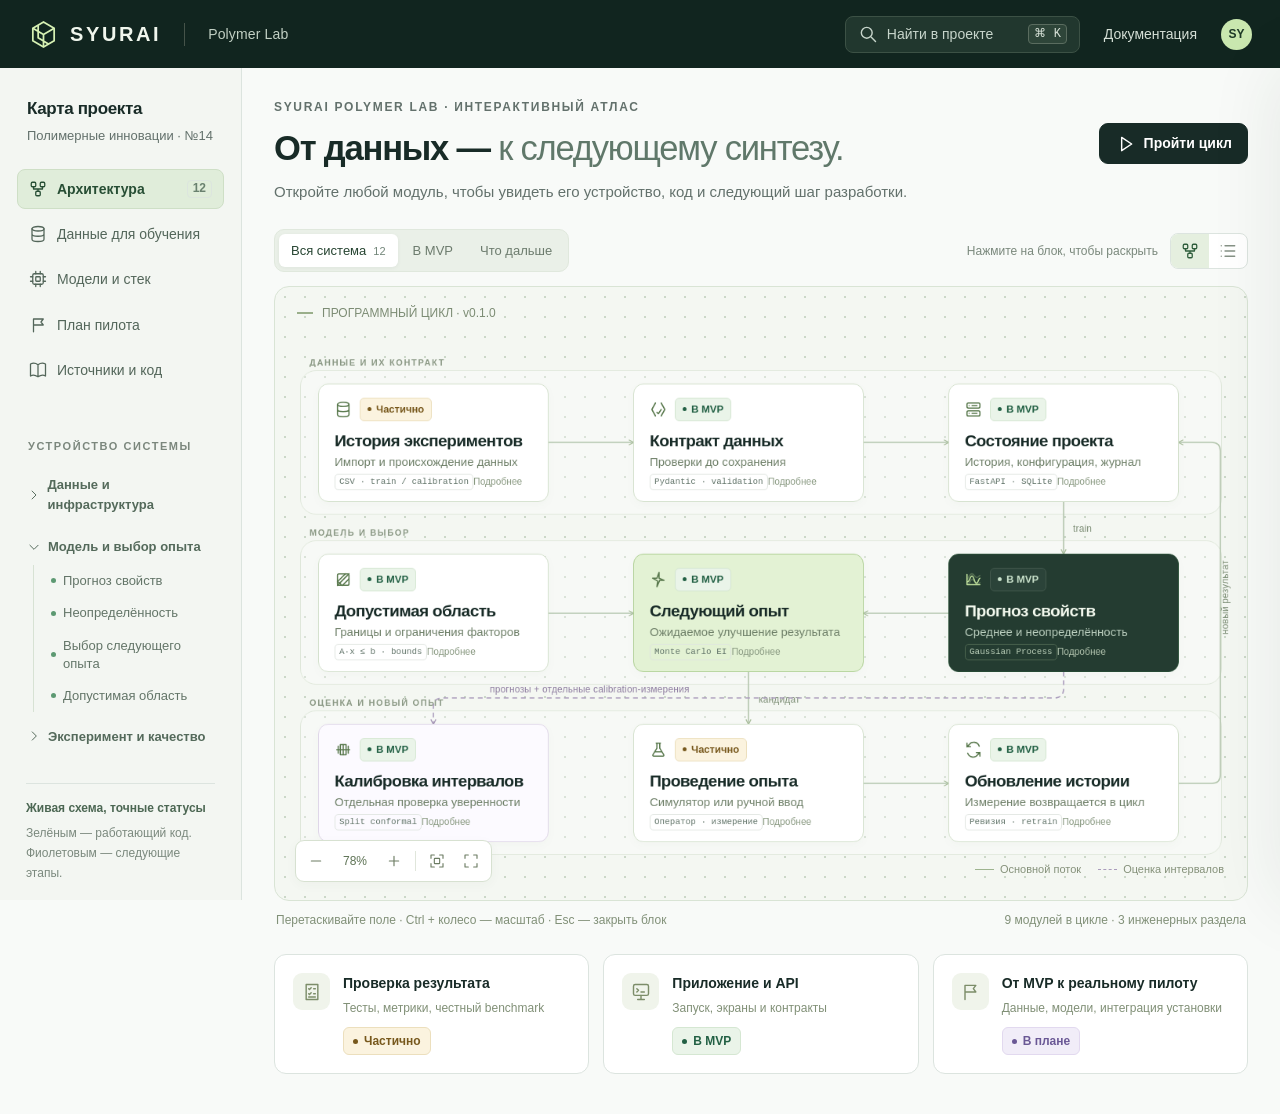
<file: docs/PROJECT_MAP.html>
<!doctype html>
<html lang="ru">
<head>
<meta charset="utf-8">
<meta name="viewport" content="width=device-width,initial-scale=1">
<meta name="theme-color" content="#11251f">
<meta name="description" content="Интерактивная карта PolySearch: архитектура, модели, данные и реализация планирования полимерных экспериментов.">
<title>PolySearch — Карта проекта</title>
<style>
:root{--ink:#182b27;--muted:#63716c;--line:#dce4df;--soft:#f3f6f3;--paper:#fff;--green:#197457;--lime:#ceeeaa;--mint:#e7f2e8;--violet:#6960ae;--amber:#92611c;--nav:242px;--radius:16px;--shadow:0 20px 64px #1e38271c}
*{box-sizing:border-box}html{scroll-behavior:smooth}body{margin:0;background:#f8faf8;color:var(--ink);font-family:Inter,-apple-system,BlinkMacSystemFont,"Segoe UI",Arial,sans-serif;font-size:16px;line-height:1.5}button,input{font:inherit}button,a,input{-webkit-tap-highlight-color:transparent}button{color:inherit}button{cursor:pointer}button:disabled{cursor:default;opacity:.45}a{color:var(--green);text-decoration:none}a:hover{text-decoration:underline}button:focus-visible,a:focus-visible,summary:focus-visible,input:focus-visible{outline:3px solid #8b74d5;outline-offset:4px}button:focus:not(:focus-visible){outline:none}button{touch-action:manipulation}svg{display:block}button svg,a svg{flex-shrink:0}::selection{background:#cdebb3}h1,h2,h3,h4,p{margin:0}h1,h2,h3{font-weight:600;letter-spacing:-.035em}h1{font-size:clamp(30px,3vw,44px);line-height:1.12}h2{font-size:27px;line-height:1.25}h3{font-size:20px;line-height:1.3}p+p{margin-top:12px}small{font-size:13px}.icon{width:20px;height:20px;fill:none;stroke:currentColor;stroke-width:1.7;stroke-linecap:round;stroke-linejoin:round} .btn{display:inline-flex;align-items:center;justify-content:center;gap:9px;min-height:40px;border:1px solid var(--line);border-radius:9px;padding:9px 15px;background:#fff;font-size:14px;font-weight:550;white-space:nowrap;text-decoration:none;transition:background .15s,border .15s,transform .15s}.btn:hover{background:var(--soft);border-color:#b7c8bb;text-decoration:none}.btn.primary{background:var(--ink);color:#fff;border-color:var(--ink)}.btn.primary:hover{background:#2c4a3d}.btn.green{background:var(--lime);border-color:#b8d89a}.btn.ghost{background:transparent}.btn.icon-only{padding:9px;width:40px}.kicker{font-size:12px;letter-spacing:.14em;font-weight:650;text-transform:uppercase;color:var(--muted)}.muted{color:var(--muted)}.pill{display:inline-flex;align-items:center;gap:6px;padding:4px 9px;border-radius:6px;font-size:12px;font-weight:550;border:1px solid #dce7df;background:#f5f8f4;white-space:nowrap}.pill.done{color:#226044;background:#eaf4e9;border-color:#d5e7d2}.pill.mixed{color:#77581c;background:#fbf3df;border-color:#ecdfbd}.pill.plan{color:#6a5895;background:#f1edf8;border-color:#e2d9ef}.pill.dark{color:#c9e1cb;background:#2b4339;border-color:#43594d}.pill .dot{width:5px;height:5px;border-radius:50%;background:currentColor}.tag{display:inline-flex;padding:3px 7px;border:1px solid #dfe5e0;border-radius:5px;color:#617469;font-size:12px;font-family:ui-monospace,SFMono-Regular,Consolas,monospace;line-height:1.4}.badge-count{margin-left:auto;font-size:12px;border:1px solid #dce5de;padding:0 5px;border-radius:4px;color:#69816f}.topbar{height:68px;position:fixed;inset:0 0 auto;z-index:40;background:#11251f;color:#f0f6ed;display:flex;align-items:center;justify-content:space-between;padding:0 28px;gap:20px}.brand{display:flex;align-items:center;gap:11px;color:inherit;text-decoration:none}.brand:hover{text-decoration:none}.brand-symbol{width:31px;height:31px;color:#d6f0b3}.brand-word{font-size:20px;letter-spacing:.13em;font-weight:650}.brand-divider{height:23px;width:1px;background:#455349;margin:0 12px}.brand-project{font-size:14px;letter-spacing:.01em;color:#c2d0c4}.top-actions{display:flex;gap:18px;align-items:center}.top-search{display:flex;align-items:center;gap:9px;background:#21372e;color:#c7d5cb;border:1px solid #3c5145;padding:7px 12px;border-radius:8px;font-size:14px;min-width:235px}.top-search kbd{margin-left:auto;border:1px solid #5a6c5f;background:#2e4539;color:#dbe5db;border-radius:4px;padding:0 5px;font-size:12px}.top-link{background:none;border:none;color:#d5dfd6;font-size:14px;display:flex;align-items:center;gap:7px}.avatar{height:31px;width:31px;background:#c9e7af;color:#1c3826;border-radius:50%;display:grid;place-items:center;font-size:12px;font-weight:700}.mobile-menu{display:none;background:transparent;border:0;color:#e6f2df}.sidebar{position:fixed;top:68px;left:0;bottom:0;width:var(--nav);z-index:35;border-right:1px solid var(--line);background:#f3f6f2;padding:28px 17px 20px;display:flex;flex-direction:column;overflow-y:auto}.project-label{padding:0 10px 24px}.project-label strong{display:block;font-size:17px;letter-spacing:-.02em}.project-label p{font-size:13px;color:var(--muted);margin-top:4px}.nav-list{display:flex;flex-direction:column;gap:5px}.nav-item{width:100%;display:flex;align-items:center;gap:10px;padding:10px 11px;border:1px solid transparent;border-radius:8px;color:#53665a;background:transparent;text-align:left;font-size:14px;line-height:1.3}.nav-item:hover{background:#e9efe7;text-decoration:none}.nav-item.active{background:#e0edda;border-color:#cedfc6;color:#274e34;font-weight:600}.nav-item .icon{width:18px;height:18px}.nav-divider{height:1px;background:var(--line);margin:22px 10px}.nav-heading{font-size:11px;letter-spacing:.14em;color:#7b877d;font-weight:650;padding:0 11px;margin:4px 0 13px}.nav-group{margin-bottom:7px}.nav-group summary{display:flex;align-items:center;gap:7px;font-size:13px;font-weight:600;list-style:none;padding:8px 10px;cursor:pointer;color:#546a5b}.nav-group summary::-webkit-details-marker{display:none}.nav-group summary .icon{width:14px;height:14px;transition:transform .16s}.nav-group[open] summary .icon{transform:rotate(90deg)}.nav-sub{margin-left:16px;padding-left:9px;border-left:1px solid #d7e2d4;display:flex;flex-direction:column;gap:1px}.nav-sub a{display:flex;align-items:center;gap:7px;padding:7px 8px;color:#637568;border-radius:6px;font-size:13px;line-height:1.35}.nav-sub a:hover{background:#e5ede1;text-decoration:none;color:#214a30}.nav-sub a.active{background:#e0edda;color:#214a30}.nav-sub a .tiny-status{width:5px;height:5px;background:#5c9972;border-radius:50%;flex-shrink:0}.nav-sub a .tiny-status.mixed{background:#b78b3c}.nav-sub a .tiny-status.plan{background:#9580b9}.sidebar-note{margin:22px 9px 0;padding:14px 0 0;border-top:1px solid var(--line);font-size:12px;color:#7b897e;line-height:1.7}.sidebar-note strong{display:block;color:#4c6753;font-size:12px;margin-bottom:4px}.sidebar-bottom{margin-top:auto;padding:24px 9px 0;display:flex;align-items:center;justify-content:space-between;font-size:12px;color:#6b7c6c}.version{font-family:ui-monospace,SFMono-Regular,Consolas,monospace}.main{margin:68px 0 0 var(--nav);min-height:calc(100vh - 68px)}.page{padding:26px 32px 40px;max-width:1800px;margin:auto}.breadcrumb{display:flex;align-items:center;gap:10px;font-size:13px;color:#718071;margin-bottom:26px}.breadcrumb .icon{width:14px;height:14px}.breadcrumb button{border:0;background:none;padding:0;color:inherit;font-size:inherit}.breadcrumb button:hover{color:var(--green)}.page-heading{display:flex;align-items:flex-start;justify-content:space-between;gap:24px;margin-bottom:25px}.page-heading p{max-width:700px;color:var(--muted);font-size:15px;margin-top:12px;line-height:1.65}.page-heading h1 .lighter{font-weight:400;color:#60786a}.page-heading .kicker{margin-bottom:13px}.heading-meta{display:flex;align-items:center;gap:8px;margin-top:14px;flex-wrap:wrap}.heading-action{padding-top:34px}.map-tools{display:flex;align-items:center;justify-content:space-between;gap:12px;margin-bottom:14px}.filter-group{display:flex;gap:3px;background:#eaf0e8;border:1px solid #e0e8dd;padding:4px;border-radius:10px}.filter-btn{display:inline-flex;gap:7px;align-items:center;min-height:33px;border:0;background:transparent;color:#6c7b6d;padding:6px 12px;font-size:13px;border-radius:6px}.filter-btn.active{background:#fff;color:#284633;box-shadow:0 1px 4px #1b31220d}.filter-btn span{font-size:11px;opacity:.65}.tools-end{display:flex;align-items:center;gap:12px}.text-hint{font-size:12px;color:#7a887c}.view-toggle{display:flex;border:1px solid var(--line);background:#fff;border-radius:8px;overflow:hidden}.view-toggle button{border:0;background:transparent;padding:8px 10px;color:#859185}.view-toggle button.active{background:#e5efdf;color:#2e5d3b}.view-toggle .icon{width:18px;height:18px}.canvas-wrap{position:relative;background:#f4f7f2;border:1px solid #d9e4d5;border-radius:15px;overflow:hidden;min-height:590px;height:min(740px,calc(100vh - 248px));isolation:isolate}.canvas-wrap.maximized{position:fixed;inset:14px;z-index:80;height:auto;background:#f4f7f2}.canvas{position:absolute;inset:0;background-image:radial-gradient(#cbd8c8 .8px,transparent .8px);background-size:20px 20px;overflow:hidden;cursor:grab;touch-action:none}.canvas.grabbing{cursor:grabbing}.world{width:1240px;height:744px;transform-origin:0 0;position:absolute;will-change:transform}.world .lane{position:absolute;left:32px;right:32px;height:184px;border:1px solid #dfe7da;border-radius:20px;background:#ffffff4a;pointer-events:none}.lane-label{position:absolute;font-size:11px;letter-spacing:.15em;line-height:1.2;font-weight:650;color:#899783}.lane .lane-label{top:-17px;left:11px}.edges{position:absolute;inset:0;width:1240px;height:744px;overflow:visible;pointer-events:none}.edge{fill:none;stroke:#b3c5ad;stroke-width:1.6;stroke-linecap:round;transition:opacity .2s,stroke .2s}.edge.dash{stroke-dasharray:5 6;stroke:#aa9cbc}.edge.focused{stroke:#377744;stroke-width:2.6}.edge.dim{opacity:.2}.edge-label{font-size:12px;fill:#7d8e76;font-family:inherit;letter-spacing:.015em}.edge-label.violet{fill:#8e7da0}.map-node{position:absolute;width:294px;height:151px;padding:17px 20px 14px;background:white;border:1px solid #d2dfcb;border-radius:13px;text-align:left;box-shadow:0 4px 12px #4f6b3b07;display:flex;flex-direction:column;transition:box-shadow .2s,border .2s,opacity .2s,transform .2s;color:var(--ink)}.map-node:hover{border-color:#769b68;box-shadow:0 8px 25px #284b361b;transform:translateY(-3px)}.map-node.selected{border-color:#497346;box-shadow:0 0 0 3px #9cbd7f55,0 8px 20px #26462b1a}.map-node.dimmed{opacity:.3}.map-node.core{background:#e3f2d4;border-color:#adce92}.map-node.model{background:#243c31;color:#f2f8ed;border-color:#284e35}.map-node.model:hover,.map-node.model.selected{border-color:#aac78e}.map-node.model .node-description{color:#bacebe}.map-node.model .node-top .icon{color:#c1e29e}.map-node.model .tag{color:#bfd3bd;border-color:#526b54}.map-node.model .node-open{color:#b0c2ad}.map-node.uncertainty{border-color:#ddd4e6;background:#fcfaff}.node-top{display:flex;justify-content:space-between;align-items:center;gap:10px;margin-bottom:12px}.node-top .icon{width:22px;height:22px;color:#58784c}.node-title{font-size:20px;letter-spacing:-.03em;line-height:1.2;font-weight:600;margin-bottom:5px}.node-description{font-size:14px;line-height:1.35;color:#6f8069;white-space:nowrap}.node-bottom{display:flex;align-items:center;justify-content:space-between;margin-top:auto}.node-open{font-size:12px;color:#8a9a82}.node-bottom .tag{font-size:11px;padding:2px 5px}.canvas-caption{position:absolute;top:17px;left:22px;display:flex;gap:9px;align-items:center;z-index:3;font-size:12px;color:#7c8c74}.canvas-caption .live-line{width:16px;height:2px;background:#9aaf8b}.canvas-caption span{background:#f4f7f2}.canvas-controls{position:absolute;bottom:18px;left:20px;display:flex;align-items:center;background:#fff;border:1px solid #d7e1d1;box-shadow:0 3px 12px #30482b09;border-radius:9px;z-index:5;padding:3px}.canvas-controls button{height:34px;min-width:34px;display:grid;place-items:center;background:transparent;border:none;color:#6c7c63;border-radius:5px}.canvas-controls button:hover{background:#edf3e9}.canvas-controls button .icon{width:16px;height:16px}.canvas-controls span{min-width:44px;text-align:center;font-size:12px;color:#5e7355}.control-divider{width:1px;height:20px;background:#e0e6db;margin:0 4px}.canvas-legend{position:absolute;bottom:23px;right:23px;display:flex;gap:17px;font-size:11px;color:#85917a;z-index:3}.canvas-legend span{display:flex;align-items:center;gap:6px}.canvas-legend i{display:block;width:19px;border-top:1.5px solid #9eb48f}.canvas-legend i.dashed{border-color:#aa9cbc;border-top-style:dashed}.map-footer{display:flex;justify-content:space-between;gap:15px;color:#819078;font-size:12px;margin:10px 2px 25px}.support-grid{display:grid;grid-template-columns:repeat(3,1fr);gap:14px}.support-card{display:flex;align-items:flex-start;gap:13px;background:#fff;border:1px solid var(--line);border-radius:12px;padding:18px;text-align:left;color:var(--ink)}.support-card:hover{border-color:#a4b79b;background:#fcfef9}.support-card .support-icon{width:37px;height:37px;border-radius:9px;display:grid;place-items:center;background:#f0f4eb;color:#7c8d69;flex-shrink:0}.support-card strong{display:block;font-size:14px;font-weight:600}.support-card p{font-size:12px;color:#819077;margin-top:5px;line-height:1.5}.support-card .pill{margin-top:10px}.node-list{display:grid;grid-template-columns:repeat(3,1fr);gap:16px}.node-list .list-card{border:1px solid var(--line);background:#fff;border-radius:13px;padding:21px;display:flex;flex-direction:column;gap:13px;text-align:left;color:var(--ink);min-height:200px}.list-card:hover{border-color:#94b484}.list-card p{color:var(--muted);font-size:14px}.list-card-top{display:flex;justify-content:space-between;align-items:center}.list-card-top .icon{color:var(--green)}.list-card .tag{align-self:flex-start;margin-top:auto}.empty{padding:40px;color:#768770;text-align:center;grid-column:1/-1}.drawer{position:fixed;right:0;top:68px;bottom:0;width:414px;z-index:90;background:#fff;border-left:1px solid #d8e2d3;box-shadow:-20px 0 70px #1b362018;display:flex;flex-direction:column;transform:translateX(105%);transition:transform .22s}.drawer.open{transform:translateX(0)}.drawer-header{display:flex;align-items:center;justify-content:space-between;padding:22px 25px;border-bottom:1px solid var(--line);font-size:12px;color:var(--muted)}.drawer-header .btn{border:0;min-height:28px;width:28px;padding:4px}.drawer-body{padding:25px;overflow-y:auto;flex:1}.drawer-icon{height:48px;width:48px;display:grid;place-items:center;background:#e8f1e1;border-radius:12px;color:#4e7743;margin:0 0 19px}.drawer-icon .icon{width:25px;height:25px}.drawer h2{margin-bottom:12px}.drawer-subtitle{font-size:15px;color:var(--muted);line-height:1.7;margin:14px 0 25px}.drawer-section{padding-top:20px;margin-top:20px;border-top:1px solid var(--line)}.drawer-section .kicker{font-size:11px;margin-bottom:12px}.compact-list{margin:0;padding:0;list-style:none;display:flex;flex-direction:column;gap:11px}.compact-list li{font-size:14px;color:#5e715f;display:flex;align-items:flex-start;gap:9px}.compact-list li::before{content:'';width:5px;height:5px;border-radius:2px;background:#88a27a;flex-shrink:0;margin-top:8px}.drawer-footer{padding:18px 25px;border-top:1px solid var(--line);background:#fff}.drawer-footer .btn{width:100%}.drawer-file{background:#f4f6f2;border-radius:7px;padding:10px 12px;font:12px/1.6 ui-monospace,SFMono-Regular,Consolas,monospace;word-break:break-word;color:#4e6a52}.related-small{display:flex;flex-wrap:wrap;gap:7px}.related-small button{border:1px solid var(--line);background:white;border-radius:6px;font-size:12px;padding:6px 9px;color:#55704f}.walkbar{position:relative;display:flex;align-items:center;justify-content:space-between;gap:20px;background:#233c2e;color:#f1f7ec;border-radius:11px;padding:16px 20px;margin-bottom:15px}.walkbar p{font-size:14px;color:#c0d4b9;margin-top:4px}.walkbar .walkcount{font:12px ui-monospace,monospace;color:#bbd798;margin-bottom:5px}.walkbar .btn{background:#314d39;color:#e2efdb;border-color:#57744d}.walkbar .walkbuttons{display:flex;gap:7px;flex-shrink:0}.walkbar .btn.icon-only{width:35px;min-height:35px;padding:7px}.page-title-icon{width:51px;height:51px;background:#e4efd9;display:grid;place-items:center;border-radius:13px;margin-bottom:20px;color:#4c7343}.page-title-icon .icon{width:27px;height:27px}.detail-heading{max-width:860px}.detail-heading p{margin:18px 0 0;color:var(--muted);font-size:17px;line-height:1.7}.detail-meta{display:flex;gap:9px;margin:21px 0 30px;flex-wrap:wrap}.detail-layout{display:grid;grid-template-columns:minmax(0,1fr) 268px;gap:35px}.detail-tabs{display:flex;gap:23px;border-bottom:1px solid var(--line);margin-bottom:30px;overflow:auto}.detail-tab{border:0;background:none;padding:12px 0;color:#809079;white-space:nowrap;font-size:14px;border-bottom:2px solid transparent}.detail-tab.active{color:#325b32;border-color:#538646;font-weight:600}.content-block{margin-bottom:32px}.content-block>h2{font-size:23px;margin-bottom:18px}.content-block>h3{margin-bottom:14px}.prose{font-size:16px;color:#526852;line-height:1.85}.prose strong{color:#2c482e;font-weight:600}.process-steps{counter-reset:step;display:flex;flex-direction:column;border:1px solid var(--line);border-radius:13px;overflow:hidden;background:white}.process-step{padding:20px 22px;display:grid;grid-template-columns:31px 1fr;gap:14px;border-bottom:1px solid #e8ede4}.process-step:last-child{border:0}.step-index{width:27px;height:27px;border:1px solid #d5e1cd;display:grid;place-items:center;font-size:12px;border-radius:50%;color:#718d62;font-family:ui-monospace,monospace}.process-step h3{font-size:16px;margin-bottom:6px;letter-spacing:-.015em}.process-step p{font-size:14px;color:#6e8068;line-height:1.7}.note{border:1px solid #e4dcbe;background:#fbf8eb;border-radius:10px;padding:17px 19px;color:#75683e;font-size:14px;line-height:1.7;display:flex;gap:11px;margin:22px 0}.note .icon{width:18px;height:18px;flex-shrink:0;margin-top:3px}.note.purple{background:#f4f0f9;color:#77668b;border-color:#e4daee}.io-grid{display:grid;grid-template-columns:1fr 1fr;gap:14px}.io-box{padding:23px;border:1px solid var(--line);border-radius:12px;background:#fff}.io-box .kicker{font-size:11px;margin-bottom:14px}.io-box h3{font-size:18px;margin-bottom:14px}.checklist{list-style:none;padding:0;margin:0;display:flex;flex-direction:column;gap:15px}.checklist li{display:flex;gap:11px;font-size:15px;line-height:1.75;color:#57704f}.checklist .icon{width:17px;height:17px;color:#6f995c;margin-top:5px;flex-shrink:0}.checklist.plan li{color:#76658d}.checklist.plan .icon{color:#a192b0}.code-block{position:relative;background:#1e3028;color:#d2e6c6;border:1px solid #2b4334;border-radius:12px;overflow:hidden;margin:20px 0}.code-top{display:flex;align-items:center;justify-content:space-between;gap:10px;padding:11px 17px;border-bottom:1px solid #3a4d3f;background:#24372d;color:#aebda8;font-size:12px}.code-top span{overflow:hidden;text-overflow:ellipsis;white-space:nowrap}.copy-btn{background:transparent;border:1px solid #50624a;border-radius:5px;color:#bdd0b3;padding:3px 8px;font-size:11px;display:flex;align-items:center;gap:5px;min-height:27px}.copy-btn .icon{width:13px;height:13px}.code-block pre{margin:0;padding:21px;overflow-x:auto;font:13px/1.8 ui-monospace,SFMono-Regular,Consolas,monospace;tab-size:4;white-space:pre}.code-caption{color:#7a8a73;font-size:12px;margin-top:-10px;margin-bottom:22px}.detail-aside{padding-top:4px}.aside-box{background:#f0f4ec;border:1px solid #dfe6d8;border-radius:12px;padding:20px;margin-bottom:17px}.aside-box h3{font-size:13px;letter-spacing:0;font-weight:600;margin-bottom:15px;color:#607456}.aside-box p{font-size:13px;color:#7a8a70;line-height:1.75}.aside-files{display:flex;flex-direction:column;gap:13px}.file-item code{display:block;font-size:11px;line-height:1.7;color:#59704d;word-break:break-word}.file-item p{font-size:11px;line-height:1.55;color:#85917a;margin:4px 0 0}.file-item button{border:0;background:none;text-align:left;padding:0;width:100%;cursor:copy}.aside-relations{display:flex;flex-direction:column;gap:6px}.aside-relations a{font-size:13px;padding:7px 0;display:flex;align-items:center;gap:9px;color:#61794f}.aside-relations .icon{width:16px;height:16px}.source-links{display:flex;flex-direction:column;gap:12px}.source-link{display:flex;align-items:flex-start;gap:9px;font-size:14px;line-height:1.6}.source-link .icon{width:15px;height:15px;flex-shrink:0;margin-top:4px}.source-link small{display:block;color:#8a9680;font-size:11px;margin-top:3px}.data-intro{display:grid;grid-template-columns:1.3fr 1fr;gap:30px;background:#eaf2e2;border:1px solid #dce6d4;border-radius:14px;padding:27px;margin:22px 0 28px}.data-intro h2{font-size:25px;margin:10px 0 14px}.data-intro p{font-size:15px;color:#708363;line-height:1.8}.signal-list{display:flex;flex-direction:column;gap:10px;align-self:center}.signal-list div{display:flex;align-items:center;gap:11px;font-size:14px;color:#607952}.signal-list .icon{width:17px;height:17px}.dataset-card{border:1px solid var(--line);background:#fff;border-radius:13px;margin-bottom:14px;overflow:hidden}.dataset-card summary{list-style:none;padding:22px;cursor:pointer;display:flex;align-items:center;gap:17px}.dataset-card summary::-webkit-details-marker{display:none}.dataset-card summary .dataset-emoji{width:43px;height:43px;display:grid;place-items:center;background:#f0f4ec;border-radius:10px;color:#698958;flex-shrink:0}.dataset-name{flex:1}.dataset-name h3{font-size:19px;margin-bottom:5px}.dataset-name p{color:#86907c;font-size:13px}.dataset-card summary>.icon{color:#8a977e;width:18px;height:18px;transition:transform .2s}.dataset-card[open] summary>.icon{transform:rotate(90deg)}.dataset-body{padding:0 24px 24px;border-top:1px solid #eef1eb}.dataset-facts{display:grid;grid-template-columns:repeat(3,1fr);gap:18px;margin:22px 0}.dataset-fact .kicker{font-size:10px;margin-bottom:5px}.dataset-fact p{font-size:14px;color:#58724a}.dataset-body>p{font-size:15px;color:#708165;line-height:1.8}.dataset-actions{display:flex;gap:10px;margin-top:20px}.dataset-actions .btn{font-size:13px}.table-wrap{border:1px solid var(--line);border-radius:11px;overflow:auto;background:#fff}table{border-collapse:collapse;width:100%;text-align:left;font-size:14px}th{font-weight:550;background:#f2f6ed;color:#647655;font-size:12px;padding:13px 17px}td{padding:15px 17px;border-top:1px solid #e8ede2;vertical-align:top;color:#617151;line-height:1.6}td strong{color:#355333;font-weight:550}td code{font-size:12px;background:#eff3e9;padding:2px 5px;border-radius:4px;color:#698052}.model-select{display:grid;grid-template-columns:repeat(4,1fr);gap:12px;margin:24px 0}.model-select button{display:flex;flex-direction:column;gap:12px;align-items:flex-start;text-align:left;background:#fff;border:1px solid var(--line);border-radius:12px;padding:20px;color:#6c805b}.model-select button.active{background:#e5f0da;border-color:#a2bd88}.model-select button strong{font-size:18px;font-weight:600;letter-spacing:-.025em}.model-select button small{font-size:12px;line-height:1.6;color:#8a977a}.model-panel{background:#fff;border:1px solid var(--line);border-radius:14px;padding:28px;margin-bottom:28px}.model-panel h2{margin-bottom:14px}.model-panel>p{color:#6a805a;line-height:1.85;max-width:850px}.model-panel .io-grid{margin:24px 0}.model-panel .io-box{background:#f6f8f2;border:0}.model-panel .btn{margin-top:15px}.phase-list{display:flex;flex-direction:column;gap:0;margin-top:24px}.phase{padding:24px 0;display:grid;grid-template-columns:43px 1fr;gap:20px;border-bottom:1px solid var(--line)}.phase-circle{width:36px;height:36px;border-radius:50%;border:1px solid #d4ddcb;display:grid;place-items:center;color:#8e9d7c;background:#fff}.phase-circle.done{background:#def0ce;color:#568041;border-color:#c5ddae}.phase-circle .icon{width:18px;height:18px}.phase h3{font-size:21px;margin:6px 0 12px}.phase p{font-size:15px;color:#738368;line-height:1.8;max-width:750px}.phase .phase-check{font-size:13px;color:#5a7852;margin:13px 0 0;background:#eef4e8;padding:10px 13px;border-radius:7px}.phase .phase-check strong{font-weight:550}.source-section{margin:28px 0}.source-section h2{font-size:23px;margin-bottom:17px}.sources-grid{display:grid;grid-template-columns:repeat(2,1fr);gap:14px}.source-card{background:#fff;border:1px solid var(--line);padding:20px;border-radius:11px;display:flex;flex-direction:column;gap:8px}.source-card h3{font-size:17px;letter-spacing:-.015em}.source-card p{font-size:13px;line-height:1.7;color:#869179}.source-card a{font-size:13px;color:#60814d;word-break:break-word}.search-overlay{position:fixed;inset:0;z-index:100;background:#1025196b;backdrop-filter:blur(5px);display:flex;align-items:flex-start;justify-content:center;padding:14vh 20px 30px}.search-modal{background:#fbfcf8;box-shadow:0 25px 100px #10230f55;border:1px solid #d8e2cb;border-radius:16px;width:650px;max-height:72vh;overflow:hidden;display:flex;flex-direction:column}.search-input-row{display:flex;align-items:center;gap:12px;padding:20px;border-bottom:1px solid var(--line);color:#6a8059}.search-input-row input{width:100%;border:0;background:transparent;font-size:17px;color:#384f2c;outline:none}.search-input-row input::placeholder{color:#98a28a}.search-input-row kbd{font-size:11px;color:#98a38e;border:1px solid #e3e8da;border-radius:4px;padding:2px 5px}.search-input-row .btn{border:0;min-height:28px;width:28px;padding:4px;background:transparent}.search-results{padding:12px;overflow:auto}.search-result{display:flex;align-items:center;gap:12px;width:100%;border:0;border-radius:9px;background:none;padding:13px;text-align:left}.search-result:hover,.search-result:focus{background:#edf3e5;outline:none}.search-result>.icon{color:#6e8d59}.search-result div{flex:1}.search-result strong{display:block;font-size:15px;font-weight:550}.search-result p{font-size:12px;color:#88957c;margin-top:3px}.search-bottom{padding:12px 22px;background:#f1f5ea;border-top:1px solid var(--line);font-size:11px;color:#95a187}.toast{position:fixed;bottom:24px;left:50%;transform:translate(-50%,20px);background:#253e2a;color:#ecf5e5;padding:12px 22px;border-radius:9px;font-size:14px;box-shadow:var(--shadow);opacity:0;pointer-events:none;z-index:120;transition:opacity .18s,transform .18s}.toast.show{opacity:1;transform:translate(-50%,0)}.overlay-backdrop{display:none}.print-title{display:none}.skip-link{position:fixed;top:-100px;left:20px;z-index:200;padding:12px;background:#fff;color:#295632}.skip-link:focus{top:12px}details summary{touch-action:manipulation}.visually-hidden{position:absolute;width:1px;height:1px;overflow:hidden;clip:rect(0,0,0,0)}[hidden]{display:none!important}.page-enter{animation:page-in .23s ease-out}@keyframes page-in{from{opacity:.3;transform:translateY(7px)}to{opacity:1;transform:translateY(0)}}@media(prefers-reduced-motion:reduce){*,*::before,*::after{animation:none!important;transition:none!important;scroll-behavior:auto!important}}
@media(min-width:1700px){.page{padding:30px 45px 45px}.canvas-wrap{height:750px}.map-footer{margin-bottom:30px}.page-heading p{font-size:16px}.topbar{padding-right:38px}}
@media(max-width:1200px){:root{--nav:214px}.sidebar{padding-left:12px;padding-right:12px}.page{padding:25px 22px 35px}.topbar{padding:0 22px}.canvas-wrap{min-height:520px;height:560px}.map-node{font-size:16px}.detail-layout{grid-template-columns:minmax(0,1fr) 225px;gap:22px}.support-grid{gap:10px}.support-card{padding:15px;gap:10px}.support-card .support-icon{width:31px;height:31px}.node-list{grid-template-columns:repeat(2,1fr)}.text-hint{display:none}.model-select button{padding:16px}.top-link{display:none}.page-heading h1{font-size:34px}.canvas-legend{font-size:10px}}
@media(max-width:980px){:root{--nav:0px}.sidebar{transform:translateX(-100%);width:255px;transition:transform .2s}.sidebar.open{transform:translateX(0);box-shadow:10px 0 40px #17321b24}.mobile-menu{display:block;padding:0}.topbar{gap:16px;height:60px}.main{margin-top:60px}.sidebar,.drawer{top:60px}.brand-divider{margin:0 3px}.brand-word{font-size:18px}.top-actions{gap:10px}.top-search{min-width:0;padding:8px}.top-search span,.top-search kbd{display:none}.brand-project{font-size:12px}.avatar{display:none}.overlay-backdrop.open{display:block;position:fixed;inset:60px 0 0;background:#17351f38;z-index:30}.detail-layout{grid-template-columns:minmax(0,1fr) 235px}.canvas-wrap{height:600px}.page{padding:22px}.page-heading h1{font-size:36px}.page-heading p{max-width:580px}.heading-action{padding-top:30px}}
@media(max-width:700px){.topbar{padding:0 17px}.brand{gap:8px}.brand-symbol{width:25px;height:25px}.brand-word{font-size:16px}.brand-divider{height:18px;margin:0 4px}.brand-project{font-size:11px;max-width:80px;line-height:1.4}.top-actions{gap:0}.page{padding:22px 17px 30px}.breadcrumb{margin-bottom:21px;font-size:12px}.page-heading{display:block;margin-bottom:22px}.page-heading h1{font-size:32px;max-width:410px}.page-heading p{font-size:14px;line-height:1.7}.heading-action{padding-top:20px}.heading-action .btn{font-size:13px}.map-tools{gap:8px}.filter-group{gap:0;padding:3px}.filter-btn{padding:6px 8px;font-size:12px}.filter-btn span{display:none}.tools-end{gap:4px}.view-toggle button{padding:8px}.canvas-wrap{min-height:440px;height:470px}.canvas-caption{font-size:10px;left:15px;top:13px}.canvas-controls{bottom:12px;left:12px;padding:2px}.canvas-controls button{height:30px;min-width:30px}.canvas-legend{display:none}.map-footer{font-size:11px;display:block}.map-footer span:last-child{display:none}.support-grid{grid-template-columns:1fr;gap:10px}.support-card{align-items:center;padding:16px}.support-card>div:last-child{flex:1;display:grid;grid-template-columns:1fr auto;column-gap:10px;align-items:center}.support-card p{grid-column:1}.support-card .pill{grid-column:2;grid-row:1/3;margin:0;font-size:11px}.node-list{grid-template-columns:1fr}.node-list .list-card{min-height:160px;gap:10px}.drawer{width:min(100%,420px)}.drawer-body{padding:22px}.walkbar{align-items:flex-start;padding:16px;gap:12px}.walkbar p{font-size:12px}.walkbar strong{font-size:14px}.walkbar .walkbuttons{flex-wrap:wrap;justify-content:flex-end;max-width:90px}.detail-heading h1{font-size:34px}.detail-heading p{font-size:16px}.detail-layout{grid-template-columns:1fr;gap:15px}.detail-aside{display:grid;grid-template-columns:1fr;gap:15px}.aside-box{margin:0}.detail-tabs{gap:20px}.detail-tab{font-size:13px}.io-grid{grid-template-columns:1fr}.io-box{padding:20px}.process-step{padding:17px 16px;gap:10px}.prose{font-size:15px}.code-block pre{font-size:12px;padding:17px}.data-intro{grid-template-columns:1fr;gap:22px;padding:23px}.data-intro p{font-size:14px}.dataset-card summary{padding:18px 15px;gap:12px}.dataset-name h3{font-size:17px}.dataset-name p{font-size:11px;max-width:180px}.dataset-card summary>.pill{display:none}.dataset-body{padding:0 18px 20px}.dataset-facts{grid-template-columns:1fr 1fr;gap:17px}.dataset-actions{flex-wrap:wrap}.model-select{grid-template-columns:repeat(2,1fr);gap:10px}.model-select button{padding:16px;gap:8px}.model-select button strong{font-size:16px}.model-panel{padding:21px}.model-panel h2{font-size:24px}.sources-grid{grid-template-columns:1fr}.phase{grid-template-columns:30px 1fr;gap:14px}.phase-circle{width:29px;height:29px}.phase h3{font-size:19px}.search-overlay{padding:9vh 12px 20px}.search-modal{max-height:80vh}.search-result{padding:12px 9px}.search-result .pill{font-size:10px}.page-title-icon{width:44px;height:44px;margin-bottom:17px}.canvas-wrap.maximized{inset:5px}.canvas-wrap.maximized .world{pointer-events:auto}}
@media print{.topbar,.sidebar,.drawer,.top-actions,.map-tools,.heading-action,.canvas-controls,.detail-tabs,.btn,.toast,.map-footer{display:none!important}.main{margin:0}.page{padding:16px;max-width:none}.canvas-wrap{height:700px;break-inside:avoid}.detail-layout{grid-template-columns:1fr}.detail-aside{break-before:page}.code-block{background:#f4f4f4;color:#111}.code-top{background:#eee;color:#444}.support-card{break-inside:avoid}.page-heading h1{font-size:30px}.map-node{box-shadow:none}.print-title{display:block}body{-webkit-print-color-adjust:exact;print-color-adjust:exact}}

.sidebar,.drawer-body,.search-results{scrollbar-width:thin;scrollbar-color:#c3d0bc transparent}
.map-heading{padding-top:4px}.map-heading h1{font-size:clamp(28px,2.7vw,38px)}.map-heading .heading-action{padding-top:25px}.canvas-wrap{height:min(720px,calc(100vh - 285px));min-height:520px}.map-node .node-title{font-size:21px}.map-node .node-description{font-size:15px}.map-node .pill{font-size:13px}.checklist li{font-size:16px}.process-step p{font-size:16px}.dataset-body>p{font-size:16px}.drawer-subtitle{font-size:16px}.support-card.dimmed{opacity:.35}
@media(max-width:700px){.canvas-wrap{height:470px;min-height:440px}.map-heading h1{font-size:32px}.map-heading .heading-action{padding-top:20px}.process-step p,.checklist li{font-size:15px}}
.main:focus{outline:none}</style>
</head>
<body>
<a href="#main-content" class="skip-link">К содержанию</a>
<header class="topbar">
 <div style="display:flex;align-items:center;gap:17px"><button class="mobile-menu" id="menu-toggle" aria-label="Открыть навигацию" aria-expanded="false"></button><a class="brand" href="#/map" aria-label="SYURAI — карта проекта"><svg class="brand-symbol" viewBox="0 0 32 32" fill="none" aria-hidden="true"><path d="M5 9.5 16 3l11 6.5v13L16 29 5 22.5z" stroke="currentColor" stroke-width="1.8"/><path d="m5 9.5 11 6.6 11-6.6M16 16v13M10.5 6.4v13L21.5 26" stroke="currentColor" stroke-width="1.8"/></svg><span class="brand-word">SYURAI</span><span class="brand-divider"></span><span class="brand-project">Polymer Lab</span></a></div>
 <div class="top-actions"><button class="top-search" id="search-open" aria-label="Поиск по проекту"><span id="search-icon"></span><span>Найти в проекте</span><kbd>⌘ K</kbd></button><button class="top-link" data-route="sources">Документация</button><div class="avatar" title="Карта проекта SYURAI">SY</div></div>
</header>
<div class="overlay-backdrop" id="nav-backdrop"></div>
<aside class="sidebar" id="sidebar" aria-label="Навигация проекта"></aside>
<main class="main" id="main-content" tabindex="-1"></main>
<aside class="drawer" id="drawer" aria-label="Информация о модуле" aria-hidden="true"></aside>
<div id="search-overlay" class="search-overlay" role="dialog" aria-modal="true" aria-labelledby="search-label" hidden><div class="search-modal"><div class="search-input-row"><span id="modal-search-icon"></span><label for="search-input" id="search-label" class="visually-hidden">Поиск по карте и реализации</label><input id="search-input" placeholder="Модель, датасет, API, функция…" autocomplete="off"><button class="btn icon-only" id="search-close" aria-label="Закрыть поиск"></button></div><div class="search-results" id="search-results"></div><div class="search-bottom">Enter — открыть первый результат · Esc — закрыть</div></div></div>
<div class="toast" id="toast" role="status" aria-live="polite"></div>
<script id="project-data" type="application/json">{"project": "PolySearch", "version": "0.1.0", "direction": "№14 — планирование минимально достаточной серии синтезов", "description": "Интерактивная документация работающего локального демонстратора и следующего этапа разработки. Не панель управления реальной установкой.", "source_root": "(local source omitted)", "modules": [{"id": "data", "title": "Данные экспериментов", "status": "mixed", "subtitle": "CSV сегодня; Monash — следующий набор", "input": ["Результаты опытов в CSV", "Ручной ввод parameters / outcomes", "Демонстрационная синтетическая история"], "output": ["Проверенные записи trials", "Роли train и calibration", "Статусы completed и failed"], "implemented": ["Импорт CSV по именам факторов и свойств из конфигурации.", "Каждая завершённая запись обязана содержать все целевые свойства.", "Импорт всего файла атомарный: одна ошибочная строка отменяет запись всей партии.", "Экспорт CSV и снимка проекта JSON."], "planned": ["ETL Monash для одного мономера: температура, CT/CM и время пребывания → конверсия.", "Сохранение исходного experiment_id, единиц, протокола, источника, версии данных.", "Согласование измерений NMR и GPC; затем Mn и дисперсность Đ.", "Частично измеренные свойства потребуют изменения текущего контракта API."], "files": [{"path": "polymer_lab/api.py", "symbol": "csv_trials, import_csv, export_csv, export_json"}, {"path": "examples/synthetic_history.csv", "symbol": "12 синтетических обучающих записей"}], "fact_note": "Monash ещё не загружен в MVP. Временные точки одной кинетической кривой нельзя считать независимыми синтезами. CT/CM — отношение агента переноса цепи к мономеру; это не доля инициатора.", "purpose": "Этот слой превращает файлы и ручные записи в единый журнал экспериментов. В первой версии работает универсальный CSV-импорт; для первого научного сценария выберем один мономер из Monash и сначала будем прогнозировать конверсию.", "steps": [{"title": "Выбрать экспериментальную единицу", "body": "Для Monash заранее фиксируем, что считается независимым опытом и какой endpoint предсказываем. Точки одной кинетической кривой сохраняют общий experiment_id; они не превращаются в десятки независимых синтезов."}, {"title": "Сопоставить колонки", "body": "В текущем MVP имена колонок точно совпадают с name факторов и свойств в конфигурации. Служебные status и role задают пригодность результата для обучения или калибровки."}, {"title": "Проверить всю партию", "body": "csv_trials сначала разбирает и проверяет все строки. Состояние сохраняется лишь после успешной обработки файла, поэтому ошибка в последней строке не оставит частично загруженную историю."}, {"title": "Сохранить происхождение данных", "body": "Следующая доработка — неизменяемые raw-файлы и manifest с источником, лицензией, единицами, хешами и правилами обработки. Сейчас CSV-импорт присваивает новые внутренние ID и не переносит полное происхождение исходных записей."}], "snippet": "def csv_trials(config, text):\n    stream = io.StringIO(text.lstrip(\"\\ufeff\"))\n    reader = csv.DictReader(stream)\n    if not reader.fieldnames:\n        raise ValueError(\"CSV пуст или не содержит заголовков\")\n    if len(set(reader.fieldnames)) != len(reader.fieldnames):\n        raise ValueError(\"В CSV повторяются имена колонок\")", "snippetLabel": "Действующий разбор CSV: заголовок и дубликаты колонок", "snippetFile": "polymer_lab/api.py · csv_trials", "acceptance": ["В ETL каждая итоговая запись прослеживается до исходного файла и experiment_id.", "Разбиение train/test не разделяет одну кинетическую кривую между выборками.", "Отчёт импорта показывает число принятых и исключённых записей с причинами."], "related": ["schema", "gp", "evaluation", "roadmap"], "refs": [{"title": "Monash · исходный набор экспериментов", "url": "https://doi.org/10.26180/29208134.v1"}, {"title": "Статья о наборе Monash", "url": "https://doi.org/10.1039/D5RE00264H"}]}, {"id": "schema", "title": "Схема и качество", "status": "implemented", "subtitle": "Согласованный контракт эксперимента", "input": ["Конфигурация проекта", "Параметры и измерения"], "output": ["Валидные конечные числа", "Согласованные границы", "Понятная ошибка 422 при некорректном вводе"], "implemented": ["Pydantic запрещает лишние поля, NaN и бесконечность.", "Имена факторов и свойств уникальны, не конфликтуют со служебными полями CSV.", "От 1 до 12 факторов; от 1 до 8 свойств; до 30 линейных ограничений.", "Нижняя граница фактора строго меньше верхней; у свойства задана хотя бы одна целевая граница.", "Для completed нужны все измерения; failed не может иметь роль calibration."], "planned": ["Проверка единиц измерения и преобразование единиц.", "Контроль происхождения, дубликатов и групп экспериментов.", "Метки качества, протоколы измерения и причины неуспеха."], "files": [{"path": "polymer_lab/api.py", "symbol": "StrictModel, ProjectConfig, validate_result"}, {"path": "polymer_lab/engine.py", "symbol": "_spec, _parameters, _trials"}], "purpose": "Единый контракт удерживает параметры, свойства и ограничения согласованными на всех этапах. Проверки ловят структурные и численные ошибки до того, как они попадут в историю или обучение; химический смысл данных требует отдельного протокола.", "steps": [{"title": "Задать конфигурацию", "body": "ProjectConfig описывает управляемые factors, измеряемые targets, целевые границы, единицы и линейные ограничения. Допускаются односторонние требования к свойству, например только нижняя граница."}, {"title": "Проверить имена и числа", "body": "Pydantic запрещает неизвестные поля, неконечные значения и некорректные имена. Имена всех факторов и свойств должны быть уникальны, а диапазон каждого фактора иметь положительную ширину."}, {"title": "Проверить смысл статуса", "body": "completed означает, что представлены все требуемые свойства. failed может храниться без полного набора измерений и не участвует в регрессии. calibration — отдельная роль завершённого наблюдения."}, {"title": "Проверить параметры опыта", "body": "Те же имена, границы и ограничения проверяются при ручном вводе, CSV-импорте и выдаче кандидата. Дальше добавим контроль единиц и протоколов, которого в текущей версии нет."}], "snippet": "def validate_result(config, result):\n    validate_parameters(config, result[\"parameters\"])\n    names = {t[\"name\"] for t in config[\"targets\"]}\n    values = result.get(\"outcomes\", {})\n    if not set(values) \u003c= names:\n        raise ValueError(\"Есть неизвестные имена измеряемых свойств\")\n    if result[\"status\"] == \"completed\" and set(values) != names:\n        raise ValueError(\"Для завершённого опыта нужны все целевые свойства\")", "snippetLabel": "Действующий контракт завершённого опыта", "snippetFile": "polymer_lab/api.py · validate_result", "acceptance": ["Единицы каждого значения однозначно заданы и преобразуются по проверяемым правилам.", "Частичные измерения имеют явный статус, не маскируются нулями и не попадают в неверную модель."], "related": ["data", "constraints", "feedback"], "refs": []}, {"id": "storage", "title": "API и состояние", "status": "implemented", "subtitle": "FastAPI + SQLite", "input": ["Запросы интерфейса", "Проверенные результаты", "Конфигурация"], "output": ["Состояние проекта", "Рекомендации с ID", "Журнал последних 200 событий"], "implemented": ["В SQLite хранится один сериализованный JSON-документ состояния проекта.", "RLock и транзакция обеспечивают атомарное обновление в рамках локального процесса.", "Сохраняются configuration, trials, recommendations, model metadata, acquisition, revision.", "Рекомендации содержат ID обучающих опытов.", "Снимок переживает перезапуск приложения."], "planned": ["Нормализованная схема БД для кампаний, измерений, версий моделей и пользователей.", "Версионирование артефактов моделей и данных.", "Авторизация, права и промышленный аудит."], "files": [{"path": "polymer_lab/api.py", "symbol": "Store, log, view, create_app"}], "fact_note": "Фактические обученные GP не сериализуются в БД: model — метаданные. При каждом запросе рекомендаций обучение запускается заново.", "purpose": "Сервис хранит согласованную версию проекта и обслуживает интерфейс через HTTP API. Для небольшого локального MVP выбран SQLite с одним документом состояния: это простая проверяемая основа для цикла, а не готовая многопользовательская LIMS.", "steps": [{"title": "Прочитать текущее состояние", "body": "Store.load получает JSON из единственной строки таблицы state. Документ включает конфигурацию, историю опытов, текущие рекомендации, ревизию и журнал событий."}, {"title": "Выполнить действие под блокировкой", "body": "Маршруты API используют RLock: внутри локального процесса чтение, изменение и сохранение не перемешиваются с другим запросом. Само сохранение выполняется в транзакции SQLite."}, {"title": "Зафиксировать происхождение рекомендации", "body": "Каждый кандидат получает recommendation_id, время и training_trial_ids. Сохранённое поле model описывает обучение и калибровку, но не содержит сериализованный объект sklearn."}, {"title": "Подготовить следующий уровень хранения", "body": "Для нескольких кампаний выделим сущности experiment, measurement, model_version и recommendation. Артефакты моделей и сырые измерения будут версионироваться отдельно от текущего состояния интерфейса."}], "snippet": "def save(self, state):\n    text = json.dumps(state, ensure_ascii=False, allow_nan=False)\n    with self.db:\n        self.db.execute(\"INSERT INTO state(id,payload) VALUES(1,?) ON CONFLICT(id) DO UPDATE SET payload=excluded.payload\", (text,))", "snippetLabel": "Действующее атомарное сохранение состояния", "snippetFile": "polymer_lab/api.py · Store.save", "acceptance": ["Любая рекомендация восстанавливается по версии кода, конфигурации и точному набору обучающих данных.", "Перезапуск сохраняет историю и статусы опытов; резервная копия проверена восстановлением."], "related": ["schema", "feedback", "runtime"], "refs": []}, {"id": "gp", "title": "Прогноз свойств", "status": "implemented", "subtitle": "Независимый Gaussian Process на каждое свойство", "input": ["Завершённые train-опыты", "Нормированные факторы [0, 1]"], "output": ["Среднее μ для каждого свойства", "Стандартное отклонение σ", "Отчёт модели"], "implemented": ["sklearn GaussianProcessRegressor.", "Ядро ConstantKernel × Matérn 5/2 + WhiteKernel; отдельная длина шкалы по каждому фактору.", "normalize_y=True; alpha=1e-8 для численной устойчивости.", "Гиперпараметры подбирает L-BFGS-B с ограничением 60 итераций.", "Для обучения требуется минимум 3 различные завершённые train-точки.", "Если данных меньше, применяется начальный план без выдуманных прогнозов."], "planned": ["Ridge и CatBoostRegressor как честные сравнительные модели.", "BoTorch SingleTaskGP / ModelListGP для раздельно измеренных свойств.", "Раздельное представление неопределённости функции и шума наблюдений."], "files": [{"path": "polymer_lab/engine.py", "symbol": "_fit, _optimizer, _recommend"}], "fact_note": "Ни CatBoost, ни BoTorch пока не установлены и не обучены в MVP. 3 точки — технический минимум запуска, не доказательство качества.", "purpose": "Модель отвечает на вопрос: какие свойства можно ожидать при заданных параметрах опыта и насколько неопределён этот прогноз? В v0.1 каждое свойство имеет свой независимый Gaussian Process; выбор следующего эксперимента выполняет отдельный модуль.", "steps": [{"title": "Отобрать обучающие наблюдения", "body": "Используются только completed с role=train. calibration и failed не определяют ни гиперпараметры, ни лучшую обучающую точку. Если разных train-точек меньше трёх, модель не строится."}, {"title": "Привести шкалы", "body": "Входы переводятся в [0, 1] по заданным границам факторов. normalize_y=True стандартизует отклик внутри sklearn. Это помогает оптимизации гиперпараметров, но не исправляет ошибочные единицы."}, {"title": "Обучить отдельный GP", "body": "ConstantKernel задаёт масштаб, Matérn 5/2 — ковариационную структуру с отдельной длиной шкалы для каждого фактора, WhiteKernel — компонент шума. alpha=1e-8 служит численной устойчивости."}, {"title": "Вернуть распределение прогноза", "body": "Для каждого кандидата вызывается predict(..., return_std=True). Средние и стандартные отклонения идут в acquisition, а затем в отображение интервалов. Сейчас шум наблюдения и неопределённость скрытой функции не представлены отдельными полями."}, {"title": "Сравнить до усложнения", "body": "Следующий этап — одинаковая групповая проверка GP, Ridge и CatBoost. Переход к BoTorch / ModelListGP нужен, когда понадобятся более строгий acquisition, известный шум или разные наборы наблюдений для разных свойств."}], "snippet": "kernel = ConstantKernel(1.0, (0.01, 100.0)) * Matern(\n    np.repeat(0.35, spec.dimension), (0.04, 5.0), nu=2.5\n) + WhiteKernel(0.0025, (1e-6, 0.3))\nmodel = GaussianProcessRegressor(kernel=kernel, alpha=1e-8, normalize_y=True,\n                                 optimizer=_optimizer, n_restarts_optimizer=0,\n                                 random_state=(spec.seed + j) % (2**32))", "snippetLabel": "Действующая конфигурация Gaussian Process", "snippetFile": "polymer_lab/engine.py · _fit", "acceptance": ["GP, Ridge и CatBoost сравнены на одинаковых независимых группах и одном протоколе препроцессинга.", "Для каждого свойства есть MAE/RMSE и график ошибки по области факторов.", "При частичных выходах модель использует только фактически измеренные значения соответствующего свойства."], "related": ["data", "uncertainty", "acquisition", "evaluation"], "refs": [{"title": "scikit-learn · Gaussian Process", "url": "https://scikit-learn.org/stable/modules/gaussian_process.html"}, {"title": "BoTorch · типы моделей", "url": "https://botorch.org/docs/models"}, {"title": "CatBoost · неопределённость", "url": "https://catboost.ai/docs/en/references/uncertainty"}]}, {"id": "uncertainty", "title": "Неопределённость", "status": "implemented", "subtitle": "GP-интервалы + split conformal", "input": ["Обученный GP", "Отдельные calibration-измерения", "Уровень confidence"], "output": ["Интервал на каждое свойство", "Тип интервала", "Предупреждения о применимости"], "implemented": ["Калибровочные outcomes не участвуют в обучении GP, выборе лучшего опыта и acquisition.", "Оценка невязки |y − μ| / σ на калибровочной выборке.", "Порядковая статистика с рангом ceil((n + 1) × confidence), без интерполяции.", "При недостатке данных возвращается явно некалиброванный GP-интервал.", "Совместная вероятность попадания всех свойств всегда помечена probability_calibrated=false."], "planned": ["Протокол независимой калибровки для выбранного типа опыта.", "Проверка фактического покрытия и ширины интервалов на новых группах.", "Групповая или иерархическая калибровка для кинетических кривых."], "files": [{"path": "polymer_lab/engine.py", "symbol": "_fit, _recommend"}, {"path": "examples/synthetic_calibration.csv", "symbol": "30 независимых синтетических calibration-записей"}], "fact_note": "Заявляется только маргинальное покрытие отдельного свойства при обменности данных. Не заявлены совместное покрытие и гарантия для адаптивно выбранных кандидатов. В текущем коде совпадающие по X train/calibration-точки исключаются из калибровки.", "purpose": "Интервал должен отражать неопределённость прогноза и явно сообщать, чем он обоснован. Текущая реализация умеет расширять или сужать интервалы по отдельной калибровочной выборке, но не выдаёт это за доказанную вероятность успеха на новой установке.", "steps": [{"title": "Отделить калибровку от обучения", "body": "calibration-исходы не используются для обучения GP, incumbent или score кандидатов. В текущем коде точки калибровки, совпадающие по X с train, консервативно исключаются; протокол повторных измерений ещё предстоит проработать."}, {"title": "Посчитать нормированные невязки", "body": "На калибровочных наблюдениях вычисляется |y − μ| / σ отдельно по каждому свойству. Это измеряет, насколько реальные ошибки соотносятся с модельной шириной прогноза."}, {"title": "Выбрать конечновыборочный квантиль", "body": "Используется ранг ceil((n + 1) × confidence). Если ранг превышает число наблюдений, конечный conformal-интервал не выдаётся: интерфейс показывает обычный GP-интервал с меткой некалиброванного."}, {"title": "Проверить протокол на реальных данных", "body": "Покрытие требует обменности. Для кинетических кривых недостаточно просто назвать строки calibration: нужен endpoint на уровне опыта либо групповой/иерархический метод. Отдельно оцениваем долю попаданий и ширину интервалов."}], "snippet": "cal_x = np.asarray([row[\"x\"] for row in calibration])\ncal_y = np.asarray([row[\"y\"][j] for row in calibration])\nmean, std = model.predict(cal_x, return_std=True)\nstd = np.maximum(std, spec.scales[j] * 1e-9)\nresiduals = np.abs(cal_y - mean) / std\nquantile = float(np.sort(residuals)[rank - 1])\nreport.update(quantile=quantile, status=\"split_conformal_marginal\",\n              interval_type=\"split_conformal_marginal\")", "snippetLabel": "Действующий split-conformal расчёт по каждому свойству", "snippetFile": "polymer_lab/engine.py · _fit", "acceptance": ["Протокол определяет независимую экспериментальную единицу и способ выделения калибровки.", "На отложенных группах измерены покрытие и средняя ширина интервалов.", "Совместная вероятность и маргинальные интервалы имеют разные явные подписи в интерфейсе."], "related": ["gp", "evaluation", "feedback"], "refs": [{"title": "Введение в conformal prediction", "url": "https://arxiv.org/abs/2107.07511"}, {"title": "Conformal inference для иерархических данных", "url": "https://arxiv.org/abs/2306.06342"}]}, {"id": "acquisition", "title": "Выбор следующего опыта", "status": "implemented", "subtitle": "Bayesian optimization", "input": ["Прогнозы GP в допустимых точках", "Целевые диапазоны", "Лучший измеренный train-результат"], "output": ["До 3 кандидатов", "Численный score", "Объяснение выбора"], "implemented": ["Потеря — среднее нормированное отклонение свойств за границы целевых диапазонов.", "До первого попадания максимизируется Monte Carlo expected improvement этой потери.", "После первого измеренного попадания выбирается высокая модельная вероятность повторного попадания.", "По умолчанию 128 MC-выборок и до 1536 точек-кандидатов.", "Несколько кандидатов выбираются жадно со штрафом за близость."], "planned": ["BoTorch qLogNEI для более устойчивой работы с шумом.", "Учёт стоимости и времени синтеза, очереди ещё не завершённых опытов.", "Стратегия подтверждающих повторов и критерий остановки кампании."], "files": [{"path": "polymer_lab/engine.py", "symbol": "_loss, _best, _recommend"}], "fact_note": "Текущая серия — эвристика разнообразия, не точный совместный q-EI. qLogNEI пока только запланирован. Несколько целевых диапазонов сами по себе не означают необходимость Pareto-оптимизации.", "purpose": "Этот модуль превращает прогноз модели в решение, какой опыт проводить следующим. Он сопоставляет вероятное приближение к целевым свойствам с неопределённостью и возвращает конкретный набор допустимых параметров.", "steps": [{"title": "Задать полезность результата", "body": "У всех свойств есть целевые границы. Потеря равна среднему нормированному нарушению этих границ; внутри всех диапазонов она нулевая. Для двусторонней цели масштаб — ширина диапазона."}, {"title": "Оценить возможное улучшение", "body": "Из прогнозов независимых GP получаем Monte Carlo-выборки и считаем ожидаемое уменьшение потери относительно лучшего измеренного train-опыта. Одни и те же случайные вариации используются для сравнения кандидатов."}, {"title": "Изменить критерий после попадания", "body": "Когда train-история уже содержит попадание во все цели, обычное улучшение нулевой потери невозможно. Тогда текущий алгоритм предпочитает новую точку с высокой модельной вероятностью повторного попадания."}, {"title": "Сформировать небольшую серию", "body": "Для серии из двух или трёх кандидатов применяется штраф за близость к уже выбранным точкам. Это понятная эвристика, а не точная оптимизация совместного batch-acquisition."}, {"title": "Учесть шум и цену следующего опыта", "body": "В следующем этапе рассмотрим qLogNEI в BoTorch, pending-точки и стоимость эксперимента. Критерий остановки и подтверждающие повторы потребуют отдельного протокола."}], "snippet": "def _loss(spec: _Spec, y: np.ndarray) -\u003e np.ndarray:\n    with np.errstate(over=\"ignore\", invalid=\"ignore\"):\n        violation = np.maximum(spec.target_lower - y, 0.0) + np.maximum(y - spec.target_upper, 0.0)\n        value = np.mean(violation / spec.scales, axis=-1)\n    if not np.all(np.isfinite(value)):\n        raise ValueError(\"Числовой масштаб свойств слишком велик. Проверьте значения и единицы измерения.\")\n    return value", "snippetLabel": "Действующая целевая функция: нарушение диапазонов", "snippetFile": "polymer_lab/engine.py · _loss", "acceptance": ["Офлайн-выбор не получает скрытые результаты до запроса соответствующего кандидата.", "Все методы сравниваются при одном бюджете, включая начальный план и подтверждения.", "Причина выбора воспроизводится по сохранённым параметрам acquisition и истории."], "related": ["gp", "constraints", "experiment", "evaluation"], "refs": [{"title": "BoTorch · замкнутый цикл с qLogNEI", "url": "https://botorch.org/docs/tutorials/closed_loop_botorch_only"}, {"title": "BoTorch · функции полезности", "url": "https://botorch.org/docs/objectives"}]}, {"id": "constraints", "title": "Допустимая область", "status": "implemented", "subtitle": "Границы и линейные ограничения", "input": ["Границы каждого фактора", "Система A·x ≤ b", "История уже выполненных точек"], "output": ["Новые допустимые кандидаты", "Ошибка, если область пуста"], "implemented": ["scipy.optimize.linprog проверяет существование допустимой области.", "Глобальные кандидаты Latin Hypercube дополняются локальными точками около лучших результатов.", "Для узких многогранников используются выпуклые комбинации вершин и hit-and-run.", "Отбрасываются уже выполненные train/calibration/failed-точки.", "Финальные параметры повторно проверяются перед выдачей."], "planned": ["Управляемые категориальные факторы.", "Согласованные с технологом нелинейные правила и ограничения установки.", "Осознанные повторные измерения для оценки шума."], "files": [{"path": "polymer_lab/engine.py", "symbol": "_feasible, _candidate_pool, _parameters"}, {"path": "polymer_lab/api.py", "symbol": "ProjectConfig.consistency"}], "fact_note": "Выполнение математических ограничений не является доказательством безопасности химического режима.", "purpose": "Поиск проходит только внутри явно заданного пространства параметров. Этот слой отвечает за математическую допустимость кандидатов: технологические правила и возможность выполнения конкретного режима задаёт специалист по установке.", "steps": [{"title": "Проверить существование области", "body": "Перед поиском linprog проверяет совместимость диапазонов факторов и линейных неравенств. Если допустимой области нет, алгоритм возвращает понятную ошибку вместо случайной рекомендации."}, {"title": "Покрыть пространство", "body": "Основной пул генерируется Latin Hypercube в нормированном кубе. К нему добавляются локальные возмущения около нескольких лучших train-результатов, после чего недопустимые точки удаляются."}, {"title": "Обработать узкую геометрию", "body": "Если допустимых кандидатов слишком мало, используются вершины многогранника, их выпуклые комбинации и hit-and-run. Это нужно для ограничений, оставляющих очень узкую область."}, {"title": "Исключить ненужные повторы", "body": "Из пула убираются точки, совпадающие с уже проведёнными train/calibration/failed. Перед выдачей выбранная точка снова проходит проверку. В будущем повторы для оценки шума будут отдельным осознанным действием."}], "snippet": "def _feasible(spec: _Spec, points: np.ndarray) -\u003e np.ndarray:\n    valid = np.all((points \u003e= 0.0) & (points \u003c= 1.0), axis=1)\n    if len(spec.coefficients):\n        valid &= np.all(spec.denormalize(points) @ spec.coefficients.T \u003c= spec.constraint_upper + 1e-10, axis=1)\n    return valid", "snippetLabel": "Действующая проверка границ и линейных ограничений", "snippetFile": "polymer_lab/engine.py · _feasible", "acceptance": ["Каждое правило установки согласовано и имеет проверяемую реализацию.", "Категориальные значения выбираются из разрешённого перечня, а не кодируются произвольными непрерывными числами.", "Подтверждающие повторы разрешаются явно и входят в бюджет кампании."], "related": ["schema", "acquisition", "experiment"], "refs": [{"title": "BoTorch · входные и выходные ограничения", "url": "https://botorch.org/docs/constraints"}]}, {"id": "experiment", "title": "Проведение опыта", "status": "mixed", "subtitle": "Симулятор сегодня, оператор в реальном пилоте", "input": ["Параметры рекомендации", "ID рекомендации"], "output": ["Фактический или синтетический результат", "Статус выполнения"], "implemented": ["В demo результат выдаёт воспроизводимая искусственная функция от трёх факторов A/B/C.", "В real симулятор отключён; пользователь вносит результаты вручную или через CSV.", "Результат с recommendation_id должен соответствовать параметрам актуальной рекомендации.", "Устаревший ID возвращает ошибку 409."], "planned": ["Проверка и утверждение плана технологом.", "Интеграция с LIMS/историей установки по согласованному интерфейсу.", "Операционные статусы planned / running / measured / rejected.", "Аппаратная интеграция только после согласования протокола установки."], "files": [{"path": "polymer_lab/simulator.py", "symbol": "evaluate, initial_trials"}, {"path": "polymer_lab/api.py", "symbol": "simulate, result"}], "fact_note": "Нет подключения к физическому оборудованию. Симулятор — не химическая модель, названия свойств учебные.", "purpose": "Параметры кандидата превращаются в проведённый опыт и измеренный результат. В MVP этот переход реализован искусственным симулятором или ручным внесением; аппаратная связь с реальной пилотной установкой ещё отсутствует.", "steps": [{"title": "Получить актуальную рекомендацию", "body": "Кандидат имеет ID, параметры, прогнозы и ссылки на использованную train-историю. После добавления новых данных прежние рекомендации становятся устаревшими."}, {"title": "Выполнить опыт в выбранном режиме", "body": "В demo синтетическая функция вычисляет три условных свойства по факторам A/B/C. В real вызов /api/simulate запрещён; фактические результаты поступают через /api/results или CSV."}, {"title": "Связать измерение с планом", "body": "Если передан recommendation_id, API проверяет его актуальность и совпадение параметров. Отклонённый или изменённый режим не должен незаметно приписываться исходной рекомендации."}, {"title": "Подключить оператора и оборудование", "body": "В реальном пилоте появятся утверждение технологом, очередь выполнения, статусы и согласованный адаптер LIMS/установки. Автономное управление реактором не является функцией текущего прототипа."}], "snippet": "@app.post(\"/api/simulate\")\ndef simulate(payload: SimulateRequest):\n    with store.lock:\n        current = store.load()\n        if current[\"config\"].get(\"mode\") != \"demo\":\n            raise HTTPException(409, \"Симулятор выключен для реального проекта. Загрузите фактические измерения\")\n        candidate = next((r for r in current[\"recommendations\"] if r[\"id\"] == payload.recommendation_id), None)\n        if candidate is None:\n            raise HTTPException(409, \"Рекомендация устарела или отсутствует\")", "snippetLabel": "Действующее разделение demo и real", "snippetFile": "polymer_lab/api.py · simulate", "acceptance": ["Для каждого выполненного опыта сохранены утверждённые и фактические параметры.", "Повторная доставка результата не создаёт дубликат опыта.", "Адаптер установки проверен сначала на согласованной имитации обмена, затем в наблюдаемом пилоте."], "related": ["acquisition", "constraints", "feedback", "runtime"], "refs": []}, {"id": "feedback", "title": "Измерение и переобучение", "status": "implemented", "subtitle": "Закрываем программный цикл", "input": ["Новые измерения", "Роль train или calibration", "ID рекомендации при наличии"], "output": ["Обновлённая история", "Новая ревизия", "Следующая модель при следующем запросе"], "implemented": ["append_trial добавляет опыт с внутренним ID и UTC-временем.", "invalidate удаляет прежние рекомендации и метаданные модели после добавления результата.", "Следующий POST /api/recommend повторно обучает GP на обновлённой train-истории.", "В демонстрационном интерфейсе после симуляции автоматически запрашивается новая рекомендация."], "planned": ["Асинхронные измерения и разные задержки NMR/GPC.", "Неизменяемая связь сырого файла измерения, опыта и версии модели.", "Контроль сдвига данных и повторного обучения по событиям."], "files": [{"path": "polymer_lab/api.py", "symbol": "append_trial, invalidate, result, next_experiments"}, {"path": "polymer_lab/static/app.js", "symbol": "интерфейс замкнутого демо-цикла"}], "fact_note": "Автоматическое переобучение происходит на следующем запросе рекомендаций, а не в фоне сразу после записи измерения.", "purpose": "После каждого измерения платформа обновляет знания и готовит следующий шаг. Обновление истории, сброс устаревших рекомендаций и новое обучение образуют закрытый программный цикл.", "steps": [{"title": "Принять измерение", "body": "append_trial проверяет результат и присваивает внутренний ID, время UTC, источник и связь с рекомендацией. Неуспешные опыты остаются в истории, но не становятся регрессионными наблюдениями."}, {"title": "Сбросить прежние прогнозы", "body": "invalidate очищает рекомендации, метаданные модели, incumbent и acquisition. Это предотвращает использование карточек, рассчитанных до поступления новых данных."}, {"title": "Переобучить по запросу", "body": "Следующий /api/recommend заново собирает train-набор и обучает модели. Само внесение результата не запускает отдельный фоновый процесс обучения."}, {"title": "Учесть задержанные измерения", "body": "Для реальной лаборатории потребуются частичные результаты и разные времена готовности свойств. Обновления должны ссылаться на один опыт и не смешивать результаты разных образцов."}], "snippet": "def invalidate(state):\n    state[\"recommendations\"] = []\n    state[\"model\"] = None\n    state[\"best\"] = None\n    state[\"acquisition\"] = None", "snippetLabel": "Действующий сброс устаревших рекомендаций", "snippetFile": "polymer_lab/api.py · invalidate", "acceptance": ["Позднее измерение дополняет нужный опыт, сохраняя источник и время получения.", "Каждая новая версия модели фиксирует точный состав доступных на тот момент наблюдений.", "Старые рекомендации нельзя выполнить повторно через устаревший ID."], "related": ["data", "storage", "gp", "experiment"], "refs": []}, {"id": "evaluation", "title": "Проверка качества", "status": "mixed", "subtitle": "Работоспособность отдельно от промышленного эффекта", "input": ["Тесты API и движка", "Синтетический benchmark", "Будущий архив реальных опытов"], "output": ["Результаты тестов", "Достижение цели при равном бюджете", "Воспроизводимый протокол"], "implemented": ["18 unittest проверяют ограничения, импорт, сохранение, отсутствие утечки calibration и API-сценарии.", "Сохранён benchmark на 20 seed: 24 опыта, первые 8 общие; GP, random и LHS.", "GP достиг цели 20/20; random 1/20; LHS 0/20 на одной искусственной функции.", "Неудачные запуски не исключаются; время достижения цели учитывает цензурирование."], "planned": ["GroupKFold по независимым экспериментам; метрики MAE/RMSE на свойствах.", "Архивная оптимизация только по конечному пулу реально измеренных кандидатов со скрытыми метками.", "Калибровка и повторы включаются в бюджет.", "Проспективное сравнение с базовым методом на установке заказчика."], "files": [{"path": "tests/test_engine.py", "symbol": "10 тестов"}, {"path": "tests/test_api.py", "symbol": "8 тестов"}, {"path": "scripts/benchmark.py", "symbol": "сравнение методов"}, {"path": "docs/BENCHMARK.json", "symbol": "окончательный сохранённый прогон"}, {"path": "docs/VALIDATION.md", "symbol": "протокол и ограничения вывода"}], "fact_note": "Результат синтетического benchmark не доказывает экономию реальных синтезов. Ни 50–70%, ни 10–25× для нашего прототипа не подтверждены.", "purpose": "Проверка разделяет три вопроса: корректно ли работает код, насколько точно модель предсказывает свойства и сокращает ли последовательный выбор число реальных опытов. Сейчас доказана работа программного цикла и получен результат на одной искусственной задаче.", "steps": [{"title": "Проверить программные инварианты", "body": "Тесты проверяют атомарность CSV, сохранение при перезапуске, актуальность рекомендаций, соблюдение ограничений и отсутствие влияния calibration-исходов на fit/acquisition."}, {"title": "Сравнить методы на одинаковом бюджете", "body": "Сохранённый синтетический benchmark использует 20 seed, 24 опыта на метод и 8 общих начальных наблюдений. Все методы выполняют весь бюджет; неудачи не удаляются из статистики."}, {"title": "Проверить перенос на независимые опыты", "body": "Для реального набора введём групповой split по experiment_id и отдельно посчитаем MAE/RMSE каждого свойства. Один и тот же эксперимент не должен попадать частями в обучение и тест."}, {"title": "Проиграть архивный выбор честно", "body": "Алгоритм выбирает только из конечного списка реально измеренных кандидатов и видит ответ после выбора. Подстановка ближайшего соседа или собственного суррогата вместо неизвестного реального результата не доказывает экспериментальную экономию."}, {"title": "Подтвердить эффект проспективно", "body": "В пилоте заранее задаём цель, базовый метод, бюджет, повторы и калибровку. Экономию оцениваем по независимым сериям и реальным затратам, не переносим проценты синтетического теста на производство."}], "snippet": "second = create_app(self.path)\nwith TestClient(second) as client:\n    saved = client.get(\"/api/state\").json()\n    self.assertEqual(len(saved[\"trials\"]), 9)\n    self.assertEqual(saved[\"config\"][\"seed\"], 42)\nsecond.state.store.db.close()", "snippetLabel": "Действующая проверка сохранения после перезапуска", "snippetFile": "tests/test_api.py · test_closed_loop_survives_restart_and_rejects_stale_candidate", "acceptance": ["В отчёте есть все seed/серии, включая недостигшие цели в бюджете.", "Заранее зафиксирован независимый split и алгоритм не видит скрытые ответы.", "Синтетический, архивный и проспективный результаты опубликованы раздельно с ограничениями вывода."], "related": ["gp", "uncertainty", "acquisition", "roadmap"], "refs": [{"title": "scikit-learn · GroupKFold", "url": "https://scikit-learn.org/stable/modules/generated/sklearn.model_selection.GroupKFold.html"}]}, {"id": "runtime", "title": "Запуск и интерфейс", "status": "implemented", "subtitle": "Локально, CPU, без API-ключей", "input": ["Python 3.11 или 3.12", "Зависимости из requirements.txt"], "output": ["Веб-интерфейс на 127.0.0.1:8000", "Swagger /docs", "SQLite-файл проекта"], "implemented": ["FastAPI + Uvicorn, HTML/CSS/JavaScript без CDN.", "Четыре экрана: следующий опыт, данные, проверка качества, настройки.", "По умолчанию приложение слушает только 127.0.0.1.", "Порт: POLYMER_LAB_PORT; база: POLYMER_LAB_DB.", "После установки зависимостей не нужны интернет, GPU и облачный LLM."], "planned": ["Развёртывание внутри контура заказчика.", "Управление пользователями, резервные копии и мониторинг.", "Упаковка и воспроизводимые версии зависимостей."], "files": [{"path": "run.py", "symbol": "локальный запуск"}, {"path": "requirements.txt", "symbol": "Python-зависимости"}, {"path": "polymer_lab/static/index.html", "symbol": "интерфейс"}, {"path": "polymer_lab/static/app.js", "symbol": "вызовы API"}], "fact_note": "Это однопользовательский прототип. Визуальная браузерная проверка MVP ранее была ограничена средой; функциональные API-тесты пройдены.", "purpose": "Прототип запускается на обычном CPU как локальное веб-приложение и не зависит от облачного LLM. Интерфейс служит для задания задачи, просмотра следующего опыта, загрузки измерений и проверки состояния модели.", "steps": [{"title": "Подготовить Python-окружение", "body": "Используется Python 3.11 или 3.12. Зависимости устанавливаются из requirements.txt; после установки локальный цикл работает без внешних API-ключей и сети."}, {"title": "Запустить приложение", "body": "python run.py запускает Uvicorn на 127.0.0.1:8000. Порт можно изменить через POLYMER_LAB_PORT, путь SQLite — через POLYMER_LAB_DB."}, {"title": "Работать через интерфейс или API", "body": "HTML/CSS/JavaScript обращается к FastAPI. Экранные разделы: следующий опыт, данные, проверка качества, настройки; документация API доступна по /docs."}, {"title": "Перейти к контуру заказчика", "body": "Для промышленного окружения понадобятся права доступа, резервирование, мониторинг и управляемая конфигурация. Это отдельный этап после проверки полезности на реальных экспериментах."}], "snippet": "if __name__ == \"__main__\":\n    import uvicorn\n    uvicorn.run(\"polymer_lab.api:app\", host=\"127.0.0.1\", port=int(os.environ.get(\"POLYMER_LAB_PORT\", \"8000\")),reload=False)", "snippetLabel": "Действующий локальный запуск", "snippetFile": "run.py", "acceptance": ["Развёртывание воспроизводится из зафиксированных версий зависимостей.", "Права доступа соответствуют ролям исследователя, технолога и администратора.", "Проверены резервное восстановление и наблюдаемость ошибок сервиса."], "related": ["storage", "experiment", "roadmap"], "refs": []}, {"id": "roadmap", "title": "Следующий спринт", "status": "planned", "subtitle": "Первое реальное доказательство на одном виде опыта", "input": ["Открытый Monash-набор", "Зафиксированная химическая постановка", "Протокол оценки"], "output": ["Реальный ETL", "Честный baseline", "Архивная проверка BO"], "implemented": [], "planned": ["Согласовать один мономер и экспериментальный endpoint; сначала прогноз конверсии.", "Сохранить raw-файлы и построить таблицу с experiment_id, единицами и статусами.", "Сравнить Ridge, CatBoost и GP по группам экспериментов.", "Добавить поддержку разных наблюдаемых выходов и ModelListGP при необходимости.", "Сравнить последовательный выбор с random / DoE по скрытому конечному пулу.", "Добавить независимую калибровку и стоимость опытов.", "Получить архив заказчика и согласовать проспективный пилот."], "files": [], "fact_note": "Это план разработки. Реальные датасеты и дополнительные модели ещё не интегрированы.", "purpose": "Ближайшая задача — получить первое проверяемое качество на реальных открытых данных, сохранив узкую постановку. Стартуем с одного мономера и конверсии, затем добавим молярную массу, дисперсность и данные конкретной установки.", "steps": [{"title": "Зафиксировать вопрос", "body": "Выбираем мономер, endpoint и допустимые факторы: температура, CT/CM, время пребывания. CT/CM — отношение агента переноса цепи к мономеру. Целевые значения определяем по данным и задаче, не переносим учебные ПТР/модуль/ударную вязкость автоматически."}, {"title": "Собрать воспроизводимый ETL", "body": "Сохраняем исходные CSV и таблицу условий, отбрасываем неподходящие состояния по прозрачным правилам, согласуем единицы и идентичность опыта. Для каждого исключения остаётся причина."}, {"title": "Обучить и сравнить базовые модели", "body": "Ridge, CatBoost и GP получают одинаковые train/test-группы. Для каждого свойства сравниваем качество, а для GP — ещё поведение неопределённости; модель выбирается по результату, а не по сложности."}, {"title": "Добавить честное архивное BO", "body": "Создаём закрытый пул реальных измеренных вариантов. Новая точка открывает свой отклик только после выбора, а стоимость считается на уровне согласованной экспериментальной единицы."}, {"title": "Подготовить реальный пилот", "body": "После архивной проверки согласуем данные заказчика, технологические ограничения, протокол измерений и критерий успеха. Интеграцию с оборудованием строим под конкретную установку."}], "snippet": "# ПСЕВДОКОД: следующий этап, ещё не реализован\nraw = load_pinned_monash_release()\nruns = prepare_one_monomer(raw, endpoint=agreed_endpoint)\ntrain, test = split_by_experiment_id(runs)\ncompare_models([Ridge(), CatBoost(), GP()], train, test)\nreplay = evaluate_hidden_finite_pool(\n    candidates=runs, budget=agreed_experiment_budget\n)", "snippetLabel": "Предлагаемый пайплайн — псевдокод, не часть v0.1", "snippetFile": "План v0.2 · файлы ещё не созданы", "acceptance": ["Обработанный Monash-набор имеет происхождение, лицензию, единицы и независимые группы.", "Есть воспроизводимый отчёт сравнения трёх моделей и конечного пула BO.", "Следующий пилот имеет согласованные baseline, бюджет, критерий успеха и порядок подтверждения результата."], "related": ["data", "gp", "evaluation", "experiment"], "refs": [{"title": "Monash · релиз данных", "url": "https://doi.org/10.26180/29208134.v1"}, {"title": "BoTorch · модели для следующего этапа", "url": "https://botorch.org/docs/models"}]}], "api_examples": {"recommend": {"method": "POST", "path": "/api/recommend", "body": {"batch_size": 1}}, "demo": {"method": "POST", "path": "/api/demo", "body": {"seed": 42, "n_initial": 12}}, "result": {"method": "POST", "path": "/api/results", "body": {"parameters": {"factor_a": 0.5, "factor_b": 0.5, "factor_c": 0.5}, "outcomes": {"mfr": 15.0, "modulus": 1268.8, "impact": 10.7056349186}, "status": "completed", "role": "train", "note": "Иллюстративная структура запроса; числа не являются реальным опытом."}}, "state": {"method": "GET", "path": "/api/state"}, "export": {"method": "GET", "path": "/api/export.json"}}, "graph_notes": ["Основной цикл: данные → GP → acquisition → проведение опыта → измерение → данные.", "Валидация входов идёт перед сохранением и обучением.", "Ограничения подают допустимые кандидаты в acquisition.", "Calibration-исходы поступают только в оценку интервалов; не рисовать их стрелкой в обучение или acquisition.", "Не путать процесс обучения GP и функцию выбора эксперимента.", "API/SQLite — поддерживающий слой всего цикла, а не самостоятельная ML-модель.", "Интеграция с реальной установкой и Monash должны иметь явно запланированный статус."]}</script>
<script>
'use strict';
const PROJECT=JSON.parse(document.getElementById('project-data').textContent);
const MODULES=PROJECT.modules;const M=Object.fromEntries(MODULES.map(m=>[m.id,m]));
const ICONS={map:'<rect x="3" y="3" width="6" height="6" rx="1.5"/><rect x="15" y="3" width="6" height="6" rx="1.5"/><rect x="9" y="15" width="6" height="6" rx="1.5"/><path d="M6 9v3h12V9M12 12v3"/>',data:'<ellipse cx="12" cy="5" rx="8" ry="3"/><path d="M4 5v7c0 1.7 3.6 3 8 3s8-1.3 8-3V5M4 12v7c0 1.7 3.6 3 8 3s8-1.3 8-3v-7"/>',schema:'<path d="m8 3-5 9 5 9M16 3l5 9-5 9m-6-5 2 2 4-6"/>',storage:'<rect x="3" y="3" width="18" height="7" rx="2"/><rect x="3" y="14" width="18" height="7" rx="2"/><path d="M6 6.5h.01M6 17.5h.01M10 6.5h7m-7 11h7"/>',gp:'<path d="M3 19h18M3 19V5m1 10c3 0 3-8 6-8s3 10 6 10 3-7 5-7"/><path d="M4 11c2-5 5-9 8-6s4 7 9 1M4 18c4 0 4-8 7-6s5 10 10 4" opacity=".3"/>',uncertainty:'<path d="M3 12h18M5 7v10M19 7v10M8 5h8v14H8z"/><path d="M12 5v14"/>',acquisition:'<path d="m13 2-3 8H4l7 4-1 8 4-9h6l-7-3z"/>',constraints:'<rect x="4" y="4" width="16" height="16" rx="2"/><path d="M4 15 15 4M4 20 20 4m-9 16 9-9"/><path d="m5 15 4 4"/>',experiment:'<path d="M9 3h6M10 3v7L4.5 19a1.3 1.3 0 0 0 1.1 2h12.8a1.3 1.3 0 0 0 1.1-2L14 10V3M8 15h8"/>',feedback:'<path d="M20 7a8 8 0 0 0-14-2L3 8m0-5v5h5m-4 9a8 8 0 0 0 14 2l3-3m0 5v-5h-5"/>',evaluation:'<path d="M5 3h14v18H5zM8 8l1 1 2-2m-3 7 1 1 2-2m3-5h2m-2 6h2M8 18h8"/>',runtime:'<rect x="3" y="3" width="18" height="13" rx="2"/><path d="M8 21h8m-4-5v5M7 8l2 2-2 2m5 0h4"/>',roadmap:'<path d="M6 4v17m0-17h13l-3 4 3 4H6"/>',search:'<circle cx="10.5" cy="10.5" r="6.5"/><path d="m16 16 5 5"/>',chevron:'<path d="m9 5 7 7-7 7"/>',close:'<path d="m6 6 12 12M18 6 6 18"/>',menu:'<path d="M4 6h16M4 12h16M4 18h16"/>',plus:'<path d="M5 12h14M12 5v14"/>',minus:'<path d="M5 12h14"/>',fit:'<path d="M8 3H3v5m13-5h5v5M3 16v5h5m13-5v5h-5"/><rect x="8" y="8" width="8" height="8" rx="1"/>',fullscreen:'<path d="M8 3H3v5m13-5h5v5M3 16v5h5m13-5v5h-5"/>',list:'<path d="M8 5h13M8 12h13M8 19h13M3 5h.01M3 12h.01M3 19h.01"/>',play:'<path d="m8 4 12 8-12 8z"/>',check:'<path d="m4 12 5 5L20 6"/>',circle:'<circle cx="12" cy="12" r="8"/>',code:'<path d="m8 5-6 7 6 7m8-14 6 7-6 7m-3-17-2 20"/>',book:'<path d="M12 5C8 2 4 3 2 4v16c3-2 7-1 10 1m0-16c4-3 8-2 10-1v16c-3-2-7-1-10 1V5"/>',copy:'<rect x="8" y="8" width="13" height="13" rx="2"/><path d="M16 8V3H3v13h5"/>',info:'<circle cx="12" cy="12" r="9"/><path d="M12 10v6M12 7h.01"/>',external:'<path d="M14 3h7v7m0-7L10 14M10 3H3v18h18v-7"/>',download:'<path d="M12 3v12m-4-4 4 4 4-4M3 16v5h18v-5"/>',cpu:'<rect x="5" y="5" width="14" height="14" rx="2"/><rect x="9" y="9" width="6" height="6" rx="1"/><path d="M9 2v3m6-3v3M9 19v3m6-3v3M2 9h3m-3 6h3m14-6h3m-3 6h3"/>'};
const icon=(n,cls='')=>`<svg class="icon ${cls}" viewBox="0 0 24 24" aria-hidden="true">${ICONS[n]||ICONS.code}</svg>`;
const esc=s=>String(s??'').replace(/[&<>"']/g,c=>({'&':'&amp;','<':'&lt;','>':'&gt;','"':'&quot;',"'":'&#39;'}[c]));
const statusInfo={implemented:['done','В MVP'],mixed:['mixed','Частично'],planned:['plan','В плане']};
const pill=(status,dark=false)=>{const p=statusInfo[status]||statusInfo.planned;return `<span class="pill ${dark?'dark':p[0]}"><span class="dot"></span>${p[1]}</span>`};
const toast=(s)=>{const e=document.getElementById('toast');e.textContent=s;e.classList.add('show');clearTimeout(window.toastTimer);window.toastTimer=setTimeout(()=>e.classList.remove('show'),2400)};
let currentRoute='map',currentModule=null,detailTab='overview',selectedNode=null,filter='all',viewMode=window.innerWidth<700?'list':'map',walkIndex=-1,modelChoice='gp',lastFocus=null;
let transform={x:0,y:0,scale:1},boardResize=null;
const coreIds=['data','schema','storage','gp','acquisition','constraints','uncertainty','experiment','feedback'];
const mapMeta={data:{x:55,y:94,title:'История экспериментов',sub:'Импорт и происхождение данных',tag:'CSV · train / calibration'},schema:{x:457,y:94,title:'Контракт данных',sub:'Проверки до сохранения',tag:'Pydantic · validation'},storage:{x:859,y:94,title:'Состояние проекта',sub:'История, конфигурация, журнал',tag:'FastAPI · SQLite'},constraints:{x:55,y:311,title:'Допустимая область',sub:'Границы и ограничения факторов',tag:'A·x ≤ b · bounds'},acquisition:{x:457,y:311,title:'Следующий опыт',sub:'Ожидаемое улучшение результата',tag:'Monte Carlo EI'},gp:{x:859,y:311,title:'Прогноз свойств',sub:'Среднее и неопределённость',tag:'Gaussian Process'},uncertainty:{x:55,y:528,title:'Калибровка интервалов',sub:'Отдельная проверка уверенности',tag:'Split conformal'},experiment:{x:457,y:528,title:'Проведение опыта',sub:'Симулятор или ручной ввод',tag:'Оператор · измерение'},feedback:{x:859,y:528,title:'Обновление истории',sub:'Измерение возвращается в цикл',tag:'Ревизия · retrain'}};
const edges=[{a:'data',b:'schema',d:'M349 169H457'},{a:'schema',b:'storage',d:'M751 169H859'},{a:'storage',b:'gp',d:'M1006 245V311',label:{x:1018,y:283,t:'train'}},{a:'gp',b:'acquisition',d:'M859 387H751'},{a:'constraints',b:'acquisition',d:'M349 387H457'},{a:'acquisition',b:'experiment',d:'M604 462V528',label:{x:617,y:501,t:'кандидат'}},{a:'experiment',b:'feedback',d:'M751 604H859'},{a:'feedback',b:'storage',d:'M1153 604H1195Q1206 604 1206 593V180Q1206 169 1195 169H1153',label:{x:1216,y:414,t:'новый результат',rotate:true}},{a:'gp',b:'uncertainty',d:'M1006 462V483Q1006 495 994 495H214Q202 495 202 507V528',dash:true,label:{x:274,y:488,t:'прогнозы + отдельные calibration-измерения'}}];
const walkthrough=[{id:'data',title:'Начинаем с истории опытов',body:'Загружаем CSV, обозначаем train / calibration и проверяем происхождение измерений.'},{id:'schema',title:'Проверяем контракт',body:'Числа, границы и обязательные свойства проходят валидацию перед сохранением.'},{id:'gp',title:'Обучаем модели свойств',body:'Для каждого свойства строим отдельный GP на завершённых train-опытах.'},{id:'constraints',title:'Формируем допустимый пул',body:'Проверяем границы, линейные ограничения и исключаем ранее выполненные точки.'},{id:'acquisition',title:'Выбираем следующий опыт',body:'Оцениваем expected improvement и выдаём параметры кандидата с прогнозами.'},{id:'experiment',title:'Получаем измеренный результат',body:'Сейчас — симулятор или ручной ввод. Установка и утверждение технологом — будущая интеграция.'},{id:'feedback',title:'Замыкаем цикл',body:'Результат обновляет историю. На следующем запросе /api/recommend модель обучается заново.'}];
function navLink(route,title,name){return `<a class="nav-item ${currentRoute===route?'active':''}" href="#/${route}">${icon(name)}<span>${title}</span>${route==='map'?'<span class="badge-count">12</span>':''}</a>`}
function renderSidebar(){document.getElementById('sidebar').innerHTML=`<div class="project-label"><strong>Карта проекта</strong><p>Полимерные инновации · №14</p></div><nav class="nav-list">${navLink('map','Архитектура','map')}${navLink('datasets','Данные для обучения','data')}${navLink('models','Модели и стек','cpu')}${navLink('roadmap','План пилота','roadmap')}${navLink('sources','Источники и код','book')}</nav><div class="nav-divider"></div><div class="nav-heading">УСТРОЙСТВО СИСТЕМЫ</div>${[['Данные и инфраструктура',['data','schema','storage']],['Модель и выбор опыта',['gp','uncertainty','acquisition','constraints']],['Эксперимент и качество',['experiment','feedback','evaluation','runtime']]].map(([title,ids],i)=>`<details class="nav-group" ${i===1||ids.includes(currentModule)?'open':''}><summary>${icon('chevron')}${title}</summary><div class="nav-sub">${ids.map(id=>`<a href="#/module/${id}" class="${currentModule===id?'active':''}"><span class="tiny-status ${statusInfo[M[id].status][0]}"></span>${esc(M[id].title)}</a>`).join('')}</div></details>`).join('')}<div class="sidebar-note"><strong>Живая схема, точные статусы</strong>Зелёным — работающий код.<br>Фиолетовым — следующие этапы.</div><div class="sidebar-bottom"><span class="version">MVP v0.1.0</span><span>18.11.2026</span></div>`}
const breadcrumb=(title,parent='Проект')=>`<div class="breadcrumb"><button data-route="map">${parent}</button>${icon('chevron')}<span>${esc(title)}</span></div>`;
function mapPage(){return `<div class="page page-enter"><div class="page-heading map-heading"><div><div class="kicker">SYURAI POLYMER LAB · ИНТЕРАКТИВНЫЙ АТЛАС</div><h1>От данных — <span class="lighter">к следующему синтезу.</span></h1><p>Откройте любой модуль, чтобы увидеть его устройство, код и следующий шаг разработки.</p></div><div class="heading-action"><button class="btn primary" id="walk-start">${icon('play')}Пройти цикл</button></div></div><div id="walk-slot"></div><div class="map-tools"><div class="filter-group" role="group" aria-label="Фильтр готовности"><button class="filter-btn ${filter==='all'?'active':''}" data-filter="all">Вся система <span>12</span></button><button class="filter-btn ${filter==='implemented'?'active':''}" data-filter="implemented">В MVP</button><button class="filter-btn ${filter==='planned'?'active':''}" data-filter="planned">Что дальше</button></div><div class="tools-end"><span class="text-hint">Нажмите на блок, чтобы раскрыть</span><div class="view-toggle" role="group" aria-label="Вид карты"><button data-view="map" class="${viewMode==='map'?'active':''}" aria-label="Показать карту" title="Карта">${icon('map')}</button><button data-view="list" class="${viewMode==='list'?'active':''}" aria-label="Показать список" title="Список">${icon('list')}</button></div></div></div><div id="map-view" ${viewMode!=='map'?'hidden':''}><div class="canvas-wrap" id="canvas-wrap"><div class="canvas-caption"><span class="live-line"></span><span>ПРОГРАММНЫЙ ЦИКЛ · v0.1.0</span></div><div class="canvas" id="canvas" aria-label="Интерактивная карта. Нажмите на модуль. Поле можно перемещать."><div class="world" id="world"><div class="lane" style="top:77px"><span class="lane-label">ДАННЫЕ И ИХ КОНТРАКТ</span></div><div class="lane" style="top:294px"><span class="lane-label">МОДЕЛЬ И ВЫБОР</span></div><div class="lane" style="top:511px"><span class="lane-label">ОЦЕНКА И НОВЫЙ ОПЫТ</span></div><svg class="edges" viewBox="0 0 1240 744" aria-hidden="true"><defs><marker id="arrow" viewBox="0 0 10 10" refX="8" refY="5" markerWidth="5" markerHeight="5" orient="auto-start-reverse"><path d="M1 1 9 5 1 9" fill="none" stroke="#a8bc9b" stroke-width="1.6"/></marker><marker id="arrow-violet" viewBox="0 0 10 10" refX="8" refY="5" markerWidth="5" markerHeight="5" orient="auto"><path d="M1 1 9 5 1 9" fill="none" stroke="#a292b4" stroke-width="1.6"/></marker></defs>${edges.map((e,i)=>`<path class="edge ${e.dash?'dash':''}" id="edge-${i}" d="${e.d}" marker-end="url(#${e.dash?'arrow-violet':'arrow'})"/>${e.label?`<text class="edge-label ${e.dash?'violet':''}" x="${e.label.x}" y="${e.label.y}" ${e.label.rotate?`transform="rotate(-90 ${e.label.x} ${e.label.y})"`:''}>${e.label.t}</text>`:''}`).join('')}</svg>${coreIds.map(id=>{const m=M[id],p=mapMeta[id];return `<button class="map-node ${id==='gp'?'model':id==='acquisition'?'core':id==='uncertainty'?'uncertainty':''}" style="left:${p.x}px;top:${p.y}px" data-node="${id}" aria-label="${esc(m.title)} — открыть модуль"><div class="node-top">${icon(id)}${pill(m.status,id==='gp')}</div><div class="node-title">${p.title}</div><div class="node-description">${p.sub}</div><div class="node-bottom"><span class="tag">${p.tag}</span><span class="node-open">Подробнее</span></div></button>`}).join('')}</div></div><div class="canvas-controls"><button id="zoom-out" title="Уменьшить" aria-label="Уменьшить">${icon('minus')}</button><span id="zoom-value">100%</span><button id="zoom-in" title="Увеличить" aria-label="Увеличить">${icon('plus')}</button><div class="control-divider"></div><button id="fit-map" title="Вместить карту" aria-label="Вместить карту">${icon('fit')}</button><button id="full-map" title="Развернуть карту" aria-label="Развернуть карту">${icon('fullscreen')}</button></div><div class="canvas-legend"><span><i></i>Основной поток</span><span><i class="dashed"></i>Оценка интервалов</span></div></div><div class="map-footer"><span>Перетаскивайте поле · Ctrl + колесо — масштаб · Esc — закрыть блок</span><span>9 модулей в цикле · 3 инженерных раздела</span></div></div><div id="list-view" class="node-list" ${viewMode!=='list'?'hidden':''}></div><div id="support-slot" ${viewMode!=='map'?'hidden':''} class="support-grid">${['evaluation','runtime','roadmap'].map(id=>`<button class="support-card" data-open-module="${id}"><div class="support-icon">${icon(id)}</div><div><strong>${id==='evaluation'?'Проверка результата':id==='runtime'?'Приложение и API':'От MVP к реальному пилоту'}</strong><p>${id==='evaluation'?'Тесты, метрики, честный benchmark':id==='runtime'?'Запуск, экраны и контракты':'Данные, модели, интеграция установки'}</p>${pill(M[id].status)}</div></button>`).join('')}</div></div>`}
function matchesFilter(m){return filter==='all'||(filter==='implemented'?m.status==='implemented':m.status!=='implemented')}
function renderList(){const e=document.getElementById('list-view');if(!e)return;e.innerHTML=MODULES.filter(matchesFilter).map(m=>`<button class="list-card" data-open-module="${m.id}"><div class="list-card-top">${icon(m.id)}${pill(m.status)}</div><h3>${esc(m.title)}</h3><p>${esc(m.subtitle)}</p><span class="tag">${esc(m.files[0]?.path||'Следующий этап')}</span></button>`).join('');}
function applyMapState(){coreIds.forEach(id=>{const n=document.querySelector(`[data-node="${id}"]`);if(!n)return;n.classList.toggle('dimmed',!matchesFilter(M[id]));n.classList.toggle('selected',id===selectedNode);n.setAttribute('aria-expanded',String(id===selectedNode));n.setAttribute('aria-controls','drawer')});edges.forEach((e,i)=>{const el=document.getElementById('edge-'+i);if(!el)return;el.classList.toggle('focused',!!selectedNode&&(e.a===selectedNode||e.b===selectedNode));el.classList.toggle('dim',!!selectedNode&&e.a!==selectedNode&&e.b!==selectedNode)});document.querySelectorAll('[data-filter]').forEach(el=>el.classList.toggle('active',el.dataset.filter===filter));document.querySelectorAll('.support-card[data-open-module]').forEach(el=>el.classList.toggle('dimmed',!matchesFilter(M[el.dataset.openModule])));renderList();}
function applyTransform(){const w=document.getElementById('world');if(w)w.style.transform=`translate(${transform.x}px,${transform.y}px) scale(${transform.scale})`;const z=document.getElementById('zoom-value');if(z)z.textContent=Math.round(transform.scale*100)+'%';}
function fitMap(){const c=document.getElementById('canvas');if(!c||c.clientWidth===0)return;const scale=Math.min(c.clientWidth/1240,(c.clientHeight-18)/744,1.25);transform={scale,x:(c.clientWidth-1240*scale)/2,y:(c.clientHeight-744*scale)/2+8};applyTransform();}
function zoomBy(factor,x,y){const c=document.getElementById('canvas');if(!c)return;const px=x??c.clientWidth/2,py=y??c.clientHeight/2;const s=Math.min(1.9,Math.max(.27,transform.scale*factor)),ratio=s/transform.scale;transform.x=px-(px-transform.x)*ratio;transform.y=py-(py-transform.y)*ratio;transform.scale=s;applyTransform();}
function setupMap(){renderList();applyMapState();requestAnimationFrame(fitMap);const c=document.getElementById('canvas');let drag=null;c.addEventListener('pointerdown',e=>{if(e.target.closest('button'))return;drag={id:e.pointerId,x:e.clientX,y:e.clientY,tx:transform.x,ty:transform.y};c.setPointerCapture(e.pointerId);c.classList.add('grabbing')});c.addEventListener('pointermove',e=>{if(!drag||drag.id!==e.pointerId)return;transform.x=drag.tx+e.clientX-drag.x;transform.y=drag.ty+e.clientY-drag.y;applyTransform()});const endDrag=()=>{drag=null;c.classList.remove('grabbing')};c.addEventListener('pointerup',endDrag);c.addEventListener('pointercancel',endDrag);c.addEventListener('wheel',e=>{if(!e.ctrlKey&&!e.metaKey)return;e.preventDefault();const r=c.getBoundingClientRect();zoomBy(e.deltaY<0?1.1:1/1.1,e.clientX-r.left,e.clientY-r.top)},{passive:false});document.getElementById('zoom-in').onclick=()=>zoomBy(1.16);document.getElementById('zoom-out').onclick=()=>zoomBy(1/1.16);document.getElementById('fit-map').onclick=fitMap;document.getElementById('full-map').onclick=()=>{document.getElementById('canvas-wrap').classList.toggle('maximized');requestAnimationFrame(fitMap)};document.getElementById('walk-start').onclick=()=>{walkIndex=0;filter='all';viewMode='map';closeDrawer(false);setMapView();showWalk()};if(boardResize)boardResize.disconnect();boardResize=new ResizeObserver(()=>{if(viewMode==='map')fitMap()});boardResize.observe(c);if(walkIndex>=0)showWalk();}
function setMapView(){document.getElementById('map-view').hidden=viewMode!=='map';document.getElementById('list-view').hidden=viewMode!=='list';document.getElementById('support-slot').hidden=viewMode!=='map';document.querySelectorAll('[data-view]').forEach(e=>e.classList.toggle('active',e.dataset.view===viewMode));if(viewMode==='map')requestAnimationFrame(fitMap);}
function showWalk(){const slot=document.getElementById('walk-slot');if(!slot)return;if(walkIndex<0){slot.innerHTML='';selectedNode=null;applyMapState();return;}const w=walkthrough[walkIndex];selectedNode=w.id;slot.innerHTML=`<div class="walkbar"><div><div class="walkcount">ШАГ ${walkIndex+1} / ${walkthrough.length}</div><strong>${w.title}</strong><p>${w.body}</p></div><div class="walkbuttons"><button class="btn icon-only" data-walk="prev" aria-label="Предыдущий шаг" ${walkIndex===0?'disabled':''}><svg class="icon" viewBox="0 0 24 24" aria-hidden="true"><path d="m15 5-7 7 7 7"/></svg></button><button class="btn" data-walk="next">${walkIndex===walkthrough.length-1?'Готово':'Далее'}</button><button class="btn icon-only" data-walk="close" aria-label="Закрыть обзор">${icon('close')}</button></div></div>`;applyMapState();}
function openDrawer(id){if(!M[id])return;selectedNode=id;applyMapState();const m=M[id],d=document.getElementById('drawer');lastFocus=document.activeElement;d.innerHTML=`<div class="drawer-header"><span>МОДУЛЬ СИСТЕМЫ</span><button class="btn icon-only" id="drawer-close" aria-label="Закрыть модуль">${icon('close')}</button></div><div class="drawer-body"><div class="drawer-icon">${icon(id)}</div><h2>${esc(m.title)}</h2>${pill(m.status)}<p class="drawer-subtitle">${esc(m.purpose||m.subtitle)}</p><div class="drawer-section"><div class="kicker">ВХОДНЫЕ ДАННЫЕ</div><ul class="compact-list">${m.input.slice(0,3).map(s=>`<li>${esc(s)}</li>`).join('')}</ul></div><div class="drawer-section"><div class="kicker">НА ВЫХОДЕ</div><ul class="compact-list">${m.output.slice(0,3).map(s=>`<li>${esc(s)}</li>`).join('')}</ul></div>${m.files[0]?`<div class="drawer-section"><div class="kicker">РЕАЛИЗАЦИЯ</div><div class="drawer-file">${esc(m.files[0].path)}<br><span style="opacity:.7">${esc(m.files[0].symbol)}</span></div></div>`:''}<div class="drawer-section"><div class="kicker">СВЯЗАННЫЕ МОДУЛИ</div><div class="related-small">${(m.related||[]).slice(0,3).map(r=>`<button data-node="${r}">${esc(M[r].title)}</button>`).join('')}</div></div></div><div class="drawer-footer"><button class="btn primary" data-open-module="${id}">${icon('book')}Открыть страницу модуля</button></div>`;d.classList.add('open');d.setAttribute('aria-hidden','false');d.inert=false;document.getElementById('drawer-close').onclick=()=>closeDrawer();document.getElementById('drawer-close').focus({preventScroll:true});}
function closeDrawer(restore=true){const d=document.getElementById('drawer');d.classList.remove('open');d.setAttribute('aria-hidden','true');d.inert=true;if(walkIndex<0)selectedNode=null;applyMapState();if(restore&&lastFocus?.isConnected)lastFocus.focus({preventScroll:true});}
function note(text,type=''){return text?`<div class="note ${type}">${icon('info')}<div>${esc(text)}</div></div>`:'';}
function list(items,plan=false){return `<ul class="checklist ${plan?'plan':''}">${items.map(t=>`<li>${icon(plan?'circle':'check')}<span>${esc(t)}</span></li>`).join('')}</ul>`;}
function codeBlock(code,label,file,caption=''){return `<div class="code-block"><div class="code-top"><span>${esc(label||file||'Код')}</span><button class="copy-btn" data-copy-code>${icon('copy')}Копировать</button></div><pre><code>${esc(code)}</code></pre></div>${caption?`<p class="code-caption">${esc(caption)}</p>`:''}`;}
function refsMarkup(refs){return `<div class="source-links">${(refs||[]).map(r=>`<a class="source-link" href="${esc(r.url)}" target="_blank" rel="noopener noreferrer">${icon('external')}<span>${esc(r.title)}<small>${esc(new URL(r.url).hostname)}</small></span></a>`).join('')}</div>`;}
function detailAside(m){return `<aside class="detail-aside"><div class="aside-box"><h3>Статус реализации</h3>${pill(m.status)}<p style="margin-top:12px">${m.status==='planned'?'Запланировано после MVP.':'Сверено с исходниками версии 0.1.0.'}<br>Карта описывает код и согласованный следующий этап.</p></div>${m.files.length?`<div class="aside-box"><h3>Где в проекте</h3><div class="aside-files">${m.files.map(f=>`<div class="file-item"><button data-copy-path="${esc(f.path)}" title="Скопировать путь"><code>${esc(f.path)}</code></button><p>${esc(f.symbol)}</p></div>`).join('')}</div></div>`:''}<div class="aside-box"><h3>Связанные модули</h3><div class="aside-relations">${(m.related||['data','gp','acquisition']).map(id=>`<a href="#/module/${id}">${icon(id)}${esc(M[id].title)}</a>`).join('')}</div></div>${m.refs?.length?`<div class="aside-box"><h3>Документация</h3>${refsMarkup(m.refs)}</div>`:''}</aside>`;}
function detailContent(m){if(detailTab==='overview')return `<section class="content-block"><h2>Что делает этот модуль</h2><p class="prose">${esc(m.purpose||m.subtitle)}</p></section><section class="content-block"><h2>Как устроена работа</h2><div class="process-steps">${(m.steps||m.implemented.slice(0,4).map((b,i)=>({title:'Этап '+(i+1),body:b}))).map((s,i)=>`<div class="process-step"><span class="step-index">${i+1}</span><div><h3>${esc(s.title)}</h3><p>${esc(s.body)}</p></div></div>`).join('')}</div></section>${note(m.fact_note)}<section class="content-block"><h2>На границе модуля</h2><div class="io-grid"><div class="io-box"><div class="kicker">ВХОД</div>${list(m.input)}</div><div class="io-box"><div class="kicker">ВЫХОД</div>${list(m.output)}</div></div></section>`;
if(detailTab==='implementation')return `<section class="content-block"><h2>${m.implemented.length?'Что уже работает':'Что предстоит реализовать'}</h2>${list(m.implemented.length?m.implemented:m.planned,!m.implemented.length)}</section>${m.snippet?`<section class="content-block"><h2>${m.implemented.length?'Фрагмент реализации':'Предлагаемая реализация'}</h2>${codeBlock(m.snippet,m.snippetLabel,m.snippetFile,m.snippetCaption||'')}</section>`:''}${m.id==='gp'?`<div class="table-wrap"><table><thead><tr><th>Компонент</th><th>Выбор в MVP</th></tr></thead><tbody><tr><td>Ядро</td> <td>ConstantKernel × Matérn 5/2 + WhiteKernel</td></tr><tr><td>Входы</td><td>Масштабирование в [0, 1]</td></tr><tr><td>Выход</td><td>Нормировка через normalize_y=True</td></tr><tr><td>Численная устойчивость</td><td>alpha = 1e-8</td></tr><tr><td>Режим обучения</td><td>Отдельная модель на каждое свойство</td></tr></tbody></table></div>`:''}${note(m.fact_note)}`;
if(detailTab==='contract')return `<section class="content-block"><h2>Входы и выходы</h2><div class="io-grid"><div class="io-box"><h3>Модуль принимает</h3>${list(m.input)}</div><div class="io-box"><h3>Модуль возвращает</h3>${list(m.output)}</div></div></section>${apiContract(m.id)}${note('Примеры с factor_a / factor_b / factor_c относятся к синтетическому демонстратору. Значения не задают режим реального синтеза.','purple')}`;
return `<section class="content-block"><h2>Следующее развитие</h2>${list(m.planned,true)}</section>${m.acceptance?.length?`<section class="content-block"><h2>Когда считаем этап готовым</h2><div class="process-steps">${m.acceptance.map((s,i)=>`<div class="process-step"><span class="step-index">${icon('check')}</span><p>${esc(s)}</p></div>`).join('')}</div></section>`:''}${note('Эти пункты описывают будущую работу. Наличие страницы в карте не означает, что функция уже добавлена в MVP.','purple')}<button class="btn" data-route="roadmap">${icon('roadmap')}Общий план пилота</button>`;}
function apiContract(id){const examples=PROJECT.api_examples;const key=['gp','acquisition','constraints','uncertainty'].includes(id)?'recommend':['experiment','feedback','schema'].includes(id)?'result':id==='storage'?'state':id==='runtime'?'demo':'export';const e=examples[key];let s=`${e.method} ${e.path}`+(e.body?'\nContent-Type: application/json\n\n'+JSON.stringify(e.body,null,2):'');return `<section class="content-block"><h2>Контракт API</h2><p class="prose">${key==='recommend'?'Рекомендация возвращается для текущей ревизии проекта. Запрос запускает обучение на доступных train-измерениях.':key==='result'?'Завершённый опыт должен содержать все свойства из конфигурации. При привязке к рекомендации передаётся её актуальный recommendation_id.':key==='demo'?'Создание демо сбрасывает текущую историю и формирует синтетический начальный набор.':key==='state'?'API возвращает конфигурацию, историю, рекомендации и метаданные последней модели.':'Экспорт нужен для переноса и воспроизведения состояния проекта.'}</p>${codeBlock(s,'HTTP · пример запроса','polymer_lab/api.py','Описание контракта. Эта карта не отправляет запросы в работающий MVP.')}</section>`;}
function modulePage(id){const m=M[id];return `<div class="page page-enter">${breadcrumb(m.title,'Карта проекта')}<div class="detail-heading"><div class="page-title-icon">${icon(id)}</div><div class="kicker">УСТРОЙСТВО МОДУЛЯ</div><h1 style="margin-top:10px">${esc(m.title)}</h1><p>${esc(m.subtitle)}</p><div class="detail-meta">${pill(m.status)}<span class="tag">MVP v0.1.0</span>${id==='gp'?'<span class="tag">CPU</span>':''}</div></div><div class="detail-layout"><div><nav class="detail-tabs" aria-label="Разделы модуля">${[['overview','Как работает'],['implementation','Реализация'],['contract','Входы и выходы'],['next','Что дальше']].map(([k,t])=>`<button class="detail-tab ${detailTab===k?'active':''}" data-detail-tab="${k}" aria-current="${detailTab===k?'page':'false'}">${t}</button>`).join('')}</nav><div id="detail-content">${detailContent(m)}</div></div>${detailAside(m)}</div></div>`;}
const DATASETS=[{id:'monash',name:'Monash · Flow polymerization',description:'Первый реальный набор для следующего спринта',type:'Приоритет 1',status:'planned',n:'45 кинетических реакций в статье',kind:'Эксперимент · flow chemistry',license:'CC BY 4.0',x:'Температура, CT/CM, время пребывания',y:'Конверсия; далее Mn, Mw и Đ',about:'Начинаем с одного мономера, например MMA, и заранее выбираем измеряемый endpoint. CT/CM — отношение агента переноса цепи к мономеру. Кинетические точки одной реакции остаются в одной группе при проверке модели.',caution:'Это свободнорадикальная полимеризация, не архив полиолефиновой установки СИБУРа. Датасет ещё не интегрирован. Для раздельных измерений NMR/GPC и пропусков свойств нужны изменения контракта.',url:'https://doi.org/10.26180/29208134.v1',paper:'https://pubs.rsc.org/en/content/articlelanding/2025/re/d5re00264h'}, {id:'raft',name:'RAFT Knowledgebase',description:'Расширение на разные мономеры и химические условия',type:'Следующий набор',status:'planned',n:'539 кинетических экспериментов',kind:'Эксперимент · RAFT',license:'CC BY 4.0 · данные',x:'Мономер, RAFT-агент, растворитель, время',y:'Конверсия, молярная масса, дисперсность',about:'Свыше 7 200 точек принадлежат кинетическим сериям: это не 7 200 независимых синтезов. Набор полезен после поддержки категориальных факторов либо при выборе однородной подгруппы.',caution:'Основная серия выполнена с AIBN при 70 °C. Отбракованный файл не равен химически неудачному опыту: причины неуспеха нужно разметить отдельно.',url:'https://zenodo.org/records/14018514',paper:'https://pubs.rsc.org/en/content/articlehtml/2025/dd/d5dd00177c'}, {id:'metallocene',name:'Металлоцены · Ethylene / 1-octene',description:'Ближе к полиолефинам, но требует проверки происхождения',type:'Предметное расширение',status:'planned',n:'106 / 88 / 103 строк в таблицах',kind:'Катализаторы · DFT-признаки',license:'MIT в репозитории; права на данные уточнить',x:'Дескрипторы катализатора, 1-октен, Al/M, T',y:'Активность, Mw, включение октена',about:'Три таблицы частично пересекаются. Их нельзя складывать и объявлять 297 отдельными опытами. DFT-признаки описывают контекст катализатора: это не свободные ручки управления установкой.',caution:'Перед использованием сверить единицы, логарифмирование целей и права на исходные данные. Разбиение — по катализаторам и источникам.',url:'https://github.com/LitaoZhu201703/ML_Metallocene_Catalyst_Design',paper:'https://doi.org/10.1016/j.cjche.2026.07.028'}, {id:'polymetrix',name:'PolyMetriX · Glass transition',description:'Вспомогательная модель «структура → свойство»',type:'Дополнительная задача',status:'planned',n:'7 367 записей о Tg',kind:'Эксперимент · PSMILES',license:'CC BY 4.0 · данные',x:'Структура повторяющегося звена',y:'Температура стеклования Tg',about:'Хороший набор для отдельной задачи прогнозирования свойств по структуре. Потребуются структурные признаки или дескрипторы RDKit. Он не заменяет данные о режимах синтеза.',caution:'Tg по структуре и прогноз выхода конкретного синтеза — разные постановки. Нельзя подавать PSMILES прямо в текущую численную модель.',url:'https://zenodo.org/records/14980914',paper:'https://lamalab-org.github.io/PolyMetriX/datasets/'}, {id:'polyomics',name:'PolyOmics · RadonPy',description:'Расчётные свойства для будущего переноса знаний',type:'Дальнейшее развитие',status:'planned',n:'73 045 полимеров · general_polymers',kind:'Молекулярная симуляция',license:'CC BY 4.0 · данные',x:'Структуры и условия моделирования',y:'До 55 рассчитанных свойств',about:'Полезен для предобучения или априорных оценок после появления подходящей реальной задачи. Версию, пропуски свойств и признаки успешности расчётов нужно фиксировать.',caution:'Это MD/QM-расчёты. Температура симуляции не является температурой полимеризации. Для первого спринта набор не требуется.',url:'https://huggingface.co/datasets/yhayashi1986/PolyOmics',paper:'https://arxiv.org/abs/2511.11626'}];
function datasetsPage(){return `<div class="page page-enter">${breadcrumb('Данные для обучения')}<div class="page-heading"><div><div class="kicker">ОТКРЫТЫЕ ДАННЫЕ</div><h1>Начать с одной химии.</h1><p>Нужны связанные записи «условия опыта → измеренный результат». Подбираем данные под задачу, а не под размер архива.</p></div></div><div class="data-intro"><div><span class="pill done">Выбор для следующего спринта</span><h2>Monash → один мономер → конверсия</h2><p>Сначала проверяем качество прогноза и выбор следующего опыта на реальных записях. Затем добавляем молярную массу и дисперсность.</p></div><div class="signal-list"><div>${icon('data')}Группа = независимая реакция</div><div>${icon('schema')}Один endpoint и согласованные единицы</div><div>${icon('evaluation')}Скрытые метки при архивном выборе</div></div></div>${DATASETS.map((d,i)=>`<details class="dataset-card" ${i===0?'open':''}><summary><span class="dataset-emoji">${icon(i===0?'experiment':'data')}</span><div class="dataset-name"><h3>${d.name}</h3><p>${d.description}</p></div><span class="pill ${i===0?'done':'plan'}">${d.type}</span>${icon('chevron')}</summary><div class="dataset-body"><div class="dataset-facts"><div class="dataset-fact"><div class="kicker">ОБЪЁМ</div><p>${d.n}</p></div><div class="dataset-fact"><div class="kicker">ПРОИСХОЖДЕНИЕ</div><p>${d.kind}</p></div><div class="dataset-fact"><div class="kicker">ЛИЦЕНЗИЯ</div><p>${d.license}</p></div></div><div class="io-grid" style="margin-bottom:20px"><div class="io-box"><div class="kicker">ПРИЗНАКИ X</div><p>${d.x}</p></div><div class="io-box"><div class="kicker">ЦЕЛИ Y</div><p>${d.y}</p></div></div><p>${d.about}</p>${note(d.caution)}<div class="dataset-actions"><a class="btn" href="${d.url}" target="_blank" rel="noopener noreferrer">${icon('external')}Источник данных</a><a class="btn ghost" href="${d.paper}" target="_blank" rel="noopener noreferrer">Статья / документация</a></div></div></details>`).join('')}<section class="content-block" style="margin-top:30px"><h2>Что хранить в каждой записи</h2><div class="table-wrap"><table><thead><tr><th>Поле</th><th>Зачем нужно</th><th>Статус</th></tr></thead><tbody><tr><td><code>parameters / outcomes</code></td><td>Условия и измеренные свойства</td><td>В MVP</td></tr><tr><td><code>role / status</code></td><td>Разделение обучения, калибровки и неуспехов</td><td>В MVP</td></tr><tr><td><code>experiment_id</code></td><td>Группировка исходных независимых реакций</td><td>В следующем ETL</td></tr><tr><td><code>source / units / protocol</code></td><td>Происхождение и смысл измерений</td><td>В следующем ETL</td></tr><tr><td><code>measurement_time / quality</code></td><td>Согласование NMR/GPC и контроль качества</td><td>В следующем ETL</td></tr></tbody></table></div></section>${note('Доступность страницы не означает разрешение на массовую загрузку или коммерческое использование. PI1M отмечен как academic purpose only; PoLyInfo ограничивает массовое скачивание. Эти источники не выбраны для первого коммерческого спринта.','purple')}</div>`;}
const MODELS={gp:{name:'Gaussian Process',status:'implemented',role:'Основной прогноз свойств',text:'На малой численной выборке GP даёт среднее и оценку неопределённости. В MVP для каждого свойства обучается независимая модель sklearn с Matérn 5/2 и ARD. Это стартовая модель, качество которой предстоит проверить на реальных группах опытов.',input:['Непрерывные управляемые факторы','Завершённые train-измерения'],output:['μ(x) — прогноз свойства','σ(x) — неопределённость модели'],related:'gp'},ridge:{name:'Ridge',status:'planned',role:'Простой линейный baseline',text:'Проверяем, нужна ли усложнённая модель для выбранного набора. Ridge обучается на тех же разбиениях по экспериментам и с той же обработкой признаков. Гиперпараметры подбираются внутри обучающей части, без доступа к тестовым группам.',input:['Численные признаки после нормировки','Те же группы, что для GP'],output:['Предсказание каждого свойства','Базовые MAE / RMSE'],related:'evaluation'},catboost:{name:'CatBoost',status:'planned',role:'Сильный табличный baseline',text:'Добавляем для нелинейностей и будущих категориальных условий: мономера, растворителя или катализатора. Сравниваем с GP на фиксированном протоколе. Модельная оценка uncertainty сама по себе не подтверждает покрытие интервалов.',input:['Численные и при необходимости категориальные признаки','Реальные измерения с группами реакций'],output:['Прогнозы для сравнения с GP','Ошибки на новых группах опытов'],related:'gp'},botorch:{name:'BoTorch',status:'planned',role:'Следующий шаг Bayesian optimization',text:'Это инструментарий для вероятностных моделей и выбора опыта. При переходе используем SingleTaskGP или ModelListGP, если свойства измерены в разных точках. qLogNEI оценивает ожидаемое улучшение при шумных измерениях. Матérn 5/2 задаём явно, если оставляем это ядро.',input:['Train-история и допустимые кандидаты','Целевая функция и шум измерений'],output:['Кандидаты с учётом шумного оптимума','Дальнейшая поддержка очереди опытов'],related:'acquisition'}};
function modelPanel(){const m=MODELS[modelChoice];return `<h2>${m.name}</h2><p>${m.text}</p><div class="io-grid"><div class="io-box"><div class="kicker">ЧТО ПРИНИМАЕТ</div>${list(m.input)}</div><div class="io-box"><div class="kicker">ЧТО ДАЁТ</div>${list(m.output)}</div></div>${pill(m.status)}<div><button class="btn" data-open-module="${m.related}">${icon('book')}Связанный модуль</button></div>`;}
function modelsPage(){return `<div class="page page-enter">${breadcrumb('Модели и стек')}<div class="page-heading"><div><div class="kicker">ML-ЯДРО</div><h1>Четыре роли.<br><span class="lighter">Один работающий цикл.</span></h1><p>Прогноз свойств, сравнение с baseline, калибровка и выбор эксперимента решают разные задачи. Открывайте карточки, чтобы увидеть назначение.</p></div></div><div class="model-select">${Object.entries(MODELS).map(([id,m])=>`<button data-model="${id}" class="${modelChoice===id?'active':''}">${pill(m.status)}<strong>${m.name}</strong><small>${m.role}</small></button>`).join('')}</div><div id="model-panel" class="model-panel">${modelPanel()}</div><section class="content-block"><h2>Где заканчивается модель и начинается выбор</h2><div class="table-wrap"><table><thead><tr><th>Задача</th><th>В MVP</th><th>Следующий шаг</th></tr></thead><tbody><tr><td><strong>Предсказать свойство</strong></td><td>sklearn GP · Matérn 5/2</td><td>Ridge / CatBoost; затем BoTorch GP</td></tr><tr><td><strong>Оценить интервал</strong></td><td>GP-интервал и split conformal</td><td>Калибровка с учётом групп опытов</td></tr><tr><td><strong>Выбрать опыт</strong></td><td>Monte Carlo expected improvement</td><td>qLogNEI; стоимость и очередь</td></tr><tr><td><strong>Отфильтровать кандидатов</strong></td><td>Границы, линейные неравенства</td><td>Категории и ограничения установки</td></tr><tr><td><strong>Хранить и обслуживать</strong></td><td>FastAPI + SQLite + HTML/JS</td><td>Версии данных и доступы в контуре</td></tr></tbody></table></div></section>${note('Несколько целевых диапазонов не требуют Pareto-оптимизации автоматически. В текущей задаче важно войти в заданные диапазоны всех свойств.')}<section class="content-block"><h2>Для первого реального набора</h2><p class="prose">Один мономер · температура, CT/CM и время пребывания · сначала конверсия. Затем отдельные модели для Mn и дисперсности Đ; согласованный Mw можно получать как Mn × Đ. Все признаки и цели должны описывать одну согласованную экспериментальную постановку.</p></section><div class="support-grid">${['uncertainty','evaluation','runtime'].map(id=>`<button class="support-card" data-open-module="${id}"><div class="support-icon">${icon(id)}</div><div><strong>${M[id].title}</strong><p>${M[id].subtitle}</p></div></button>`).join('')}</div><section class="source-section"><h2>Документация</h2>${refsMarkup([{title:'scikit-learn · Gaussian Processes',url:'https://scikit-learn.org/stable/modules/gaussian_process.html'},{title:'BoTorch · Models and acquisition',url:'https://botorch.org/docs/models'},{title:'CatBoost · Uncertainty',url:'https://catboost.ai/docs/en/references/uncertainty'},{title:'IUPAC · Molar-mass dispersity',url:'https://goldbook.iupac.org/terms/view/12224'}])}</section></div>`;}
const PHASES=[{title:'Работающий программный цикл',done:true,text:'CSV и ручной ввод, GP, подбор кандидатов, искусственный симулятор, обновление истории и локальный интерфейс.',check:'В архиве v0.1.0 — 18 пройденных тестов и воспроизводимый синтетический benchmark.',link:'runtime'}, {title:'Один реальный набор данных',text:'Monash, один мономер, заранее выбранный endpoint. Сохраняем raw-файлы, experiment_id, единицы, протоколы и причины отбраковки.',check:'По каждой строке можно восстановить независимую реакцию и исходное измерение.',link:'data'}, {title:'Сравнение прогнозирующих моделей',text:'Ridge, CatBoost и GP на одинаковых групповых разбиениях. Настройка и обработка признаков выполняются внутри train.',check:'Получены MAE / RMSE на новых экспериментах; отдельно проверены ширина и покрытие интервалов.',link:'gp'}, {title:'Архивная проверка выбора опыта',text:'Алгоритм видит только уже выбранные результаты; новые кандидаты выбираются из конечного пула реально измеренных опытов. Сравниваем с random и согласованным базовым планом.',check:'Нет скрытой утечки меток, неуспехи не исключаются, бюджет считается по независимым экспериментам.',link:'evaluation'}, {title:'Пилот вместе с технологом',text:'Одна марка или узкий процесс, архив заказчика, согласованные границы. Уточняем протокол измерения и начинаем с рекомендаций человеку.',check:'Заранее зафиксированы критерий успеха, baseline, бюджет калибровки и повторов, процедура подтверждения результата.',link:'experiment'}, {title:'Интеграция и эксплуатация',text:'Подключаем LIMS или выгрузки установки, версии данных и моделей, права, резервное копирование и наблюдаемость. Способ аппаратной интеграции выбирается с заказчиком.',check:'Сохраняется полная цепочка «рекомендация → утверждение → опыт → измерение → модель».',link:'storage'}];
function roadmapPage(){return `<div class="page page-enter">${breadcrumb('План пилота')}<div class="page-heading"><div><div class="kicker">СЛЕДУЮЩИЕ ЭТАПЫ</div><h1>От работающего кода<br><span class="lighter">к проверке на установке.</span></h1><p>Этапы заканчиваются конкретным доказательством. Скорость разработки не заменяет проверку на реальных опытах.</p></div></div><div class="phase-list">${PHASES.map((p,i)=>`<section class="phase"><div class="phase-circle ${p.done?'done':''}">${icon(p.done?'check':'circle')}</div><div>${p.done?'<span class="pill done">Сделано · v0.1.0</span>':`<span class="pill plan">${i===1?'Следующий спринт':'Запланировано'}</span>`}<h3>${p.title}</h3><p>${p.text}</p><div class="phase-check"><strong>Критерий готовности:</strong> ${p.check}</div><button class="btn ghost" style="margin-top:14px" data-open-module="${p.link}">${icon('book')}Устройство модуля</button></div></section>`).join('')}</div>${note('Сокращение числа реальных синтезов пока не измерено. Целевые 50–70% экспериментов и ускорение 10–25× из описания программы не являются результатами нашего MVP.')}<button class="btn primary" data-route="map">${icon('map')}Вернуться к архитектуре</button></div>`;}
const SOURCES=[{title:'Исходники MVP v0.1.0',description:'Основа статусов «В MVP»: engine.py, api.py, simulator.py, интерфейс и сохранённые отчёты. Привязки к файлам есть на каждой странице модуля.',url:'#',label:'Архив не опубликован'},{title:'Gaussian Processes · scikit-learn',description:'API регрессора, ядра, шум и оценки неопределённости.',url:'https://scikit-learn.org/stable/modules/gaussian_process.html',label:'Официальная документация'},{title:'BoTorch · Models',description:'SingleTaskGP, ModelListGP и работа с несколькими выходами.',url:'https://botorch.org/docs/models',label:'Официальная документация'},{title:'BoTorch · Closed-loop optimization',description:'Построение цикла и использование qLogEI / qLogNEI.',url:'https://botorch.org/docs/tutorials/closed_loop_botorch_only',label:'Официальный пример'},{title:'CatBoost · Uncertainty',description:'Модельная неопределённость, virtual ensembles и вероятностные потери.',url:'https://catboost.ai/docs/en/references/uncertainty',label:'Официальная документация'},{title:'Conformal prediction',description:'Angelopoulos & Bates: условия обменности и свойства предсказательных интервалов.',url:'https://arxiv.org/abs/2107.07511',label:'Исследовательская статья'},{title:'Иерархические данные и калибровка',description:'Lee, Barber & Willett: распределительно свободный вывод при групповой структуре данных.',url:'https://arxiv.org/abs/2306.06342',label:'Исследовательская статья'},{title:'GroupKFold · scikit-learn',description:'Разбиение, при котором группы не пересекаются между обучением и тестом.',url:'https://scikit-learn.org/stable/modules/generated/sklearn.model_selection.GroupKFold.html',label:'Официальная документация'}];
function sourcesPage(){return `<div class="page page-enter">${breadcrumb('Источники и код')}<div class="page-heading"><div><div class="kicker">ОСНОВА КАРТЫ</div><h1>Проверяемая архитектура.</h1><p>Статусы основаны на локальных исходниках MVP v0.1.0. Будущие компоненты описаны как план, а внешние источники доступны по ссылкам.</p></div></div><div class="sources-grid">${SOURCES.map(s=>`<article class="source-card"><h3>${s.title}</h3><p>${s.description}</p><a href="${esc(s.url)}" target="_blank" rel="noopener noreferrer">${s.label}</a></article>`).join('')}</div><section class="source-section"><h2>Датасеты</h2>${refsMarkup(DATASETS.map(d=>({title:d.name,url:d.url})))}</section><section class="source-section"><h2>Что показывает эта карта</h2><p class="prose">Это интерактивная документация проекта, а не запущенный вычислительный сервис. Карта не обучает модель, не отправляет команды в MVP и не подключается к установке. Код, API и последовательность действий разобраны на страницах модулей.</p></section><section class="source-section"><h2>Как читать статусы</h2><div class="table-wrap"><table><tbody><tr><td>${pill('implemented')}</td><td>Функция присутствует в исходниках. Это не означает промышленную валидацию.</td></tr><tr><td>${pill('mixed')}</td><td>Базовая часть работает; реальная интеграция или проверка ещё впереди.</td></tr><tr><td>${pill('planned')}</td><td>Следующий этап разработки, в текущую версию не входит.</td></tr></tbody></table></div></section><button class="btn" id="download-html">${icon('download')}Скачать эту карту как HTML</button></div>`;}
function route(){closeDrawer(false);if(boardResize){boardResize.disconnect();boardResize=null}const parts=location.hash.replace(/^#\/?/,'').split('/');currentRoute=parts[0]||'map';currentModule=currentRoute==='module'&&M[parts[1]]?parts[1]:null;detailTab=['overview','implementation','contract','next'].includes(parts[2])?parts[2]:'overview';if(currentRoute==='module'&&!currentModule){currentRoute='map';toast('Модуль не найден. Открыта карта проекта.')}let html;if(currentRoute==='module')html=modulePage(currentModule);else if(currentRoute==='datasets')html=datasetsPage();else if(currentRoute==='models')html=modelsPage();else if(currentRoute==='roadmap')html=roadmapPage();else if(currentRoute==='sources')html=sourcesPage();else{currentRoute='map';html=mapPage()}document.getElementById('main-content').innerHTML=html;renderSidebar();closeMobileNav();document.title=(currentModule?M[currentModule].title:({map:'Карта проекта',datasets:'Данные для обучения',models:'Модели и стек',roadmap:'План пилота',sources:'Источники и код'}[currentRoute]))+' — PolySearch';if(currentRoute==='map')setupMap();document.getElementById('main-content').focus({preventScroll:true});window.scrollTo({top:0,behavior:'instant'});}
function go(routeName){const h='#/'+routeName;if(location.hash===h){route()}else location.hash=h;}
function closeMobileNav(){document.getElementById('sidebar').classList.remove('open');document.getElementById('nav-backdrop').classList.remove('open');document.getElementById('menu-toggle').setAttribute('aria-expanded','false');}
function openSearch(){lastFocus=document.activeElement;document.getElementById('search-overlay').hidden=false;document.getElementById('search-input').value='';renderSearch('');requestAnimationFrame(()=>document.getElementById('search-input').focus())}
function closeSearch(){document.getElementById('search-overlay').hidden=true;if(lastFocus?.isConnected)lastFocus.focus({preventScroll:true})}
function renderSearch(q){q=q.toLowerCase().trim();const records=MODULES.map(m=>({title:m.title,subtitle:m.subtitle,id:m.id,status:m.status,route:'module/'+m.id,text:[m.title,m.subtitle,m.purpose,...m.implemented,...m.planned,...m.files.map(f=>f.path+' '+f.symbol)].join(' ').toLowerCase()})).concat(DATASETS.map(d=>({title:d.name,subtitle:d.description,id:'data',status:'planned',route:'datasets',text:[d.name,d.about,d.x,d.y,'датасеты'].join(' ').toLowerCase()})));const rows=records.filter(r=>!q||r.text.includes(q));document.getElementById('search-results').innerHTML=rows.length?rows.map(r=>`<button class="search-result" data-search-route="${r.route}">${icon(r.id)}<div><strong>${esc(r.title)}</strong><p>${esc(r.subtitle)}</p></div>${pill(r.status)}</button>`).join(''):'<div class="empty">Ничего не найдено. Попробуйте «GP», «CSV» или «Monash».</div>';}
async function copyText(text){try{if(navigator.clipboard&&window.isSecureContext){await navigator.clipboard.writeText(text)}else{const t=document.createElement('textarea');t.value=text;t.style.position='fixed';t.style.opacity='0';document.body.append(t);t.select();if(!document.execCommand('copy'))throw new Error('copy');t.remove()}toast('Скопировано')}catch{toast('Не удалось скопировать. Выделите текст вручную.')}}
function downloadHTML(){const clone=document.documentElement.cloneNode(true);clone.querySelector('#main-content').innerHTML='';clone.querySelector('#sidebar').innerHTML='';clone.querySelector('#drawer').innerHTML='';clone.querySelector('#drawer').classList.remove('open');clone.querySelector('#search-overlay').setAttribute('hidden','');clone.querySelector('#toast').textContent='';clone.querySelector('#toast').classList.remove('show');const blob=new Blob(['<!doctype html>\n'+clone.outerHTML],{type:'text/html;charset=utf-8'});const a=document.createElement('a');const url=URL.createObjectURL(blob);a.href=url;a.download='syurai-project-map.html';a.click();setTimeout(()=>URL.revokeObjectURL(url),1000);toast('HTML-карта подготовлена для скачивания')}
document.addEventListener('click',e=>{const t=e.target.closest('button,a');if(!t)return;if(t.classList.contains('skip-link')){e.preventDefault();document.getElementById('main-content').focus();return}if(t.dataset.route){e.preventDefault();go(t.dataset.route)}else if(t.dataset.openModule){go('module/'+t.dataset.openModule)}else if(t.dataset.node){if(walkIndex>=0){walkIndex=-1;showWalk()}openDrawer(t.dataset.node)}else if(t.dataset.filter){filter=t.dataset.filter;applyMapState()}else if(t.dataset.view){viewMode=t.dataset.view;setMapView()}else if(t.dataset.detailTab){detailTab=t.dataset.detailTab;history.replaceState(null,'','#/module/'+currentModule+'/'+detailTab);document.querySelectorAll('[data-detail-tab]').forEach(b=>{b.classList.toggle('active',b.dataset.detailTab===detailTab);b.setAttribute('aria-current',b.dataset.detailTab===detailTab?'page':'false')});document.getElementById('detail-content').innerHTML=detailContent(M[currentModule]);}else if(t.dataset.model){modelChoice=t.dataset.model;document.querySelectorAll('[data-model]').forEach(b=>b.classList.toggle('active',b.dataset.model===modelChoice));document.getElementById('model-panel').innerHTML=modelPanel()}else if(t.dataset.walk){if(t.dataset.walk==='next'){walkIndex=walkIndex===walkthrough.length-1?-1:walkIndex+1}else if(t.dataset.walk==='prev'){walkIndex=Math.max(0,walkIndex-1)}else{walkIndex=-1}showWalk()}else if(t.dataset.searchRoute){closeSearch();go(t.dataset.searchRoute)}else if(t.hasAttribute('data-copy-code')){copyText(t.closest('.code-block').querySelector('code').textContent)}else if(t.dataset.copyPath){copyText(t.dataset.copyPath)}else if(t.id==='download-html'){downloadHTML()}});
document.getElementById('search-open').onclick=openSearch;document.getElementById('search-close').onclick=closeSearch;document.getElementById('search-input').oninput=e=>renderSearch(e.target.value);document.getElementById('search-overlay').addEventListener('click',e=>{if(e.target===document.getElementById('search-overlay'))closeSearch()});document.getElementById('menu-toggle').onclick=()=>{const isOpen=document.getElementById('sidebar').classList.toggle('open');document.getElementById('nav-backdrop').classList.toggle('open',isOpen);document.getElementById('menu-toggle').setAttribute('aria-expanded',String(isOpen))};document.getElementById('nav-backdrop').onclick=closeMobileNav;
document.addEventListener('keydown',e=>{if((e.ctrlKey||e.metaKey)&&e.key.toLowerCase()==='k'){e.preventDefault();openSearch()}if(e.key==='Escape'){if(!document.getElementById('search-overlay').hidden){closeSearch();return}if(document.getElementById('drawer').classList.contains('open')){closeDrawer();return}const full=document.getElementById('canvas-wrap');if(full?.classList.contains('maximized')){full.classList.remove('maximized');requestAnimationFrame(fitMap)}else if(walkIndex>=0){walkIndex=-1;showWalk()}closeMobileNav()}if(!document.getElementById('search-overlay').hidden){if(e.key==='Enter'&&document.activeElement===document.getElementById('search-input')){e.preventDefault();document.querySelector('.search-result')?.click()}if(e.key==='Tab'){const els=[...document.getElementById('search-overlay').querySelectorAll('input,button')],first=els[0],last=els[els.length-1];if(e.shiftKey&&document.activeElement===first){e.preventDefault();last.focus()}else if(!e.shiftKey&&document.activeElement===last){e.preventDefault();first.focus()}}}});
document.getElementById('search-icon').innerHTML=icon('search');document.getElementById('modal-search-icon').innerHTML=icon('search');document.getElementById('search-close').innerHTML=icon('close');document.getElementById('menu-toggle').innerHTML=icon('menu');document.getElementById('drawer').inert=true;window.addEventListener('hashchange',route);route();
</script>
</body>
</html>
</file>
